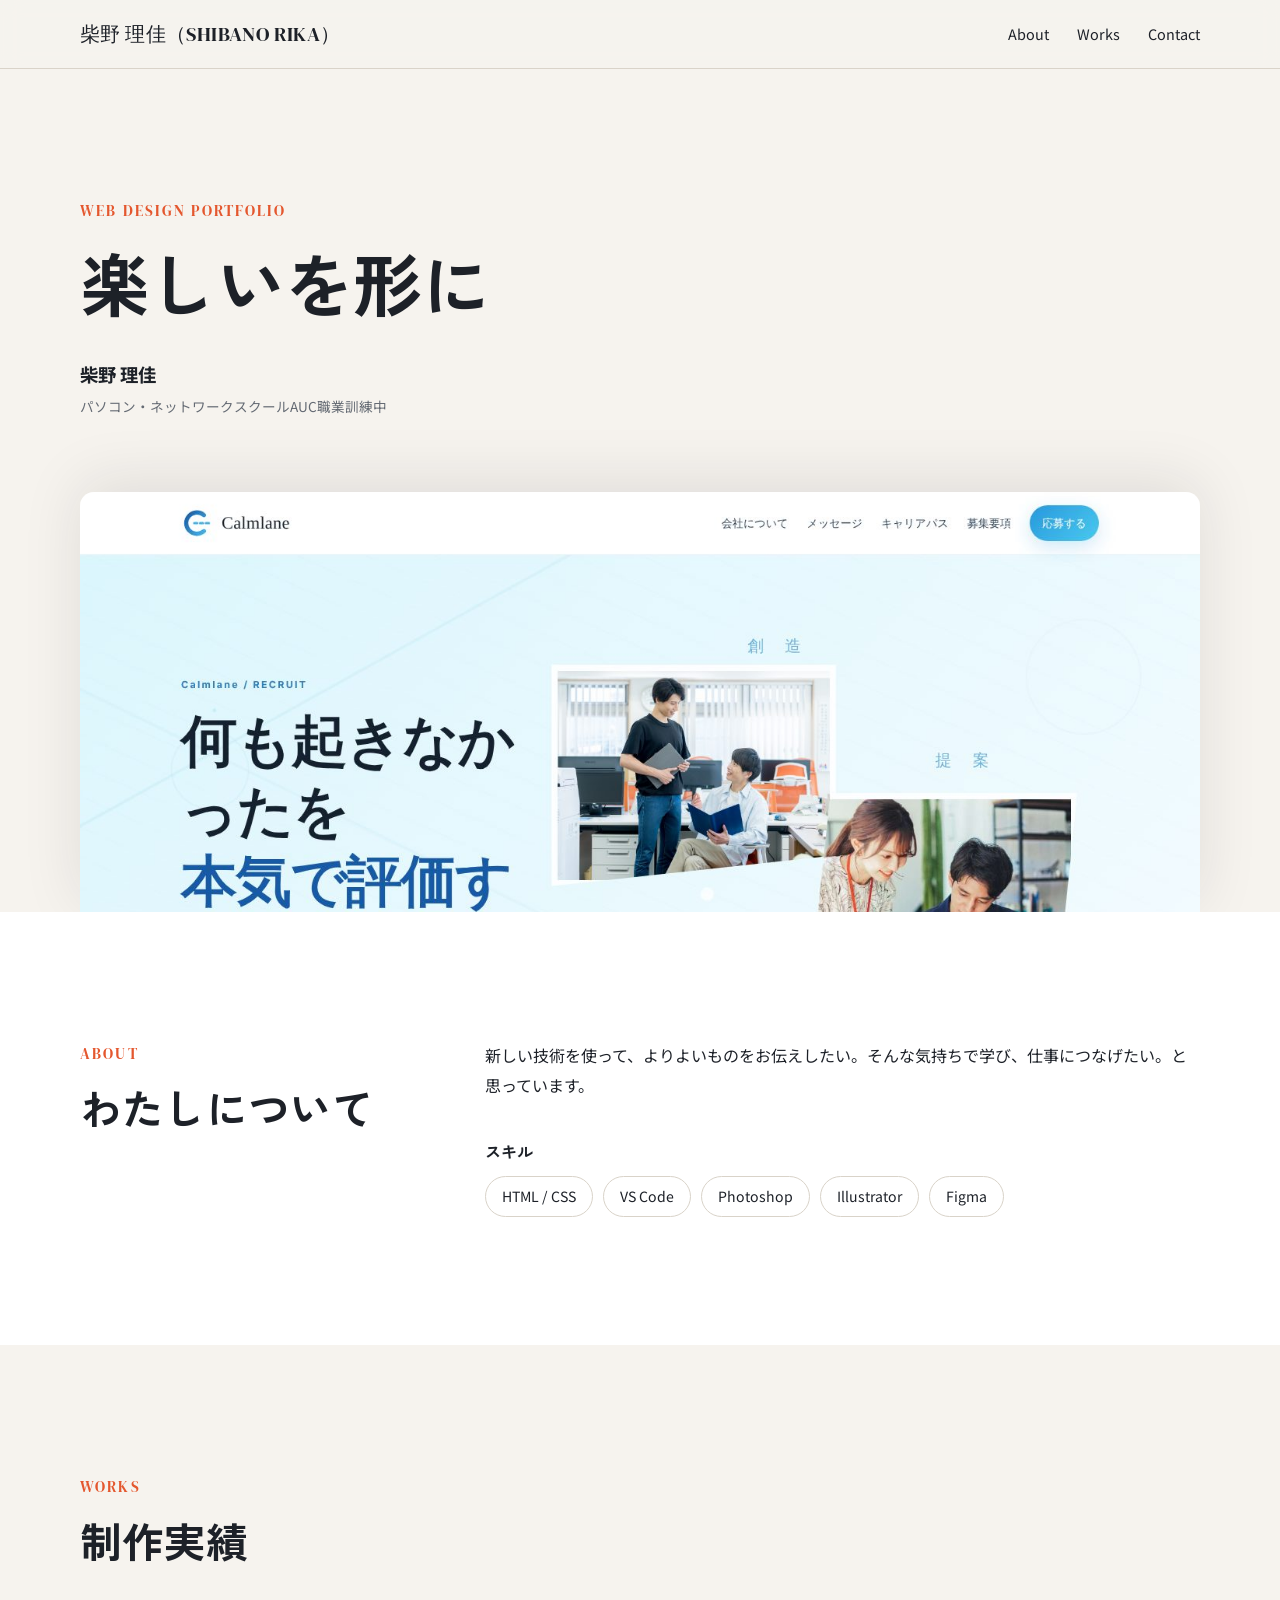
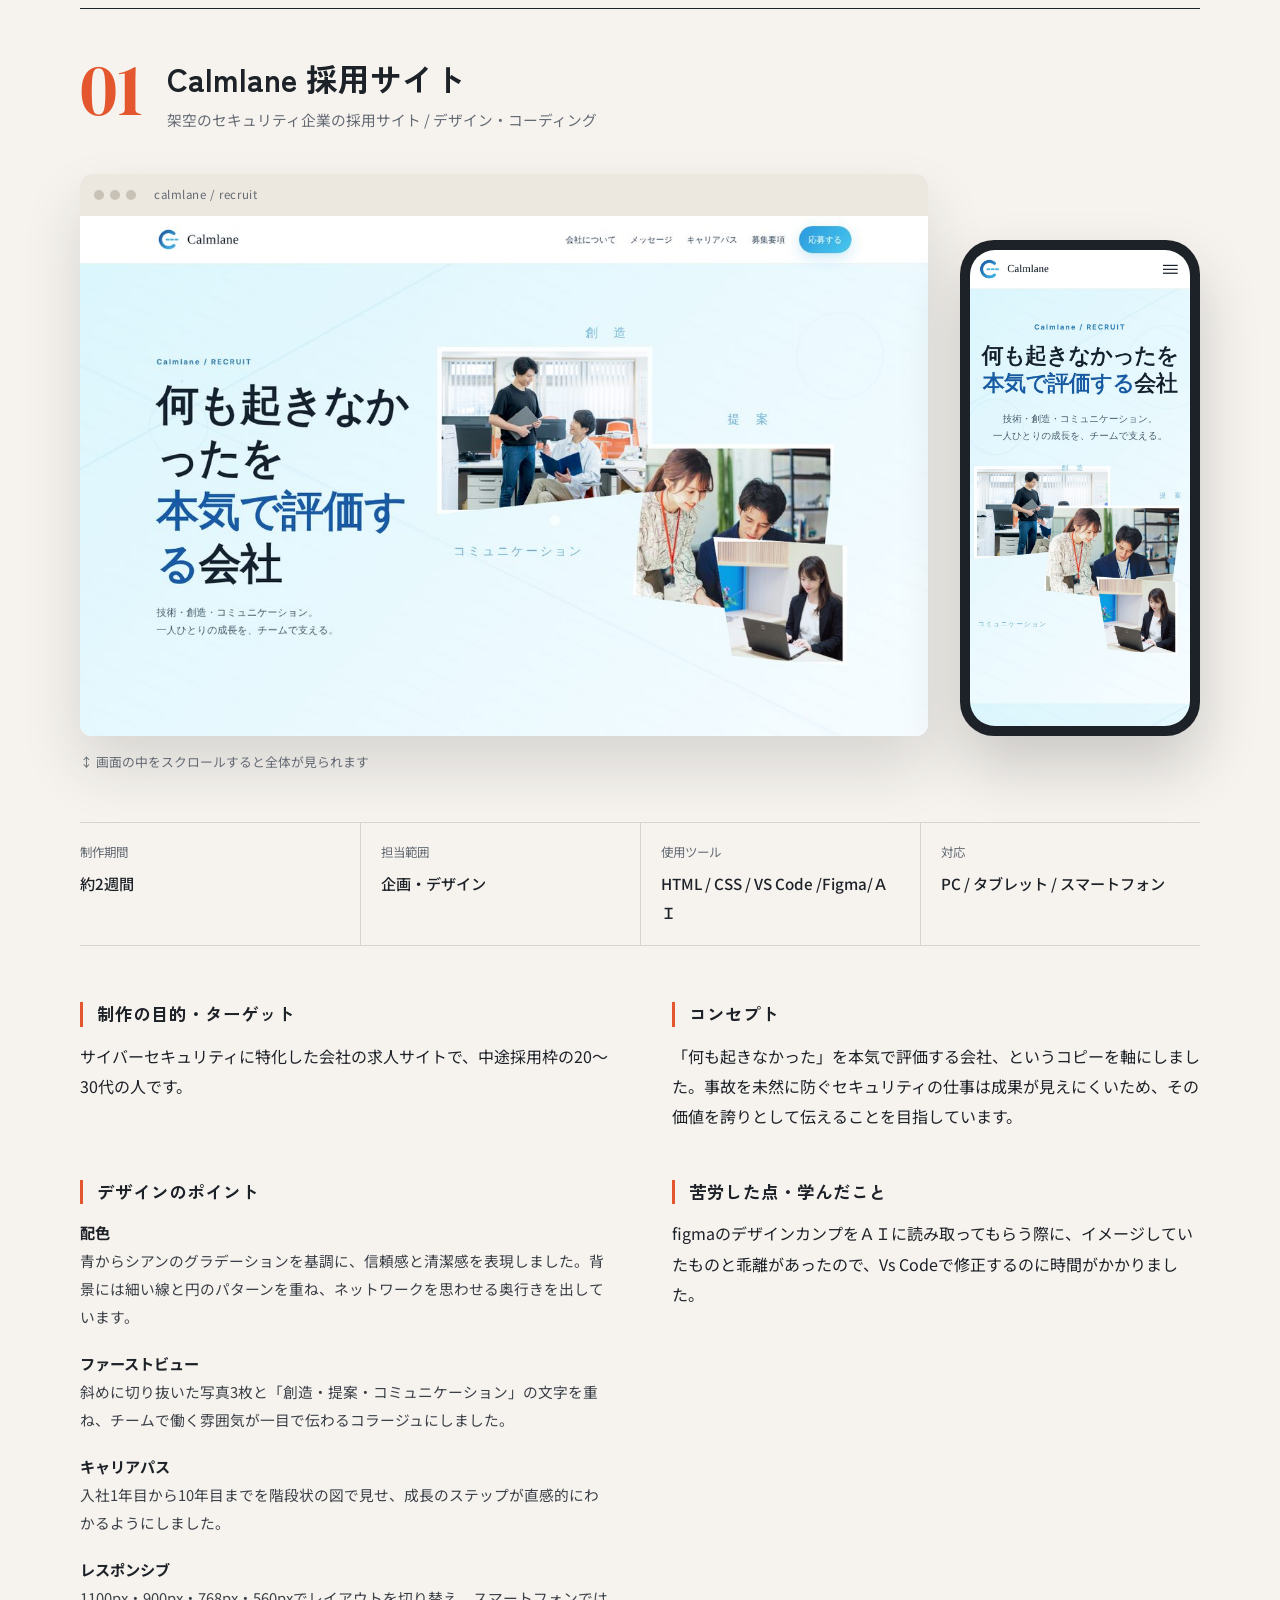
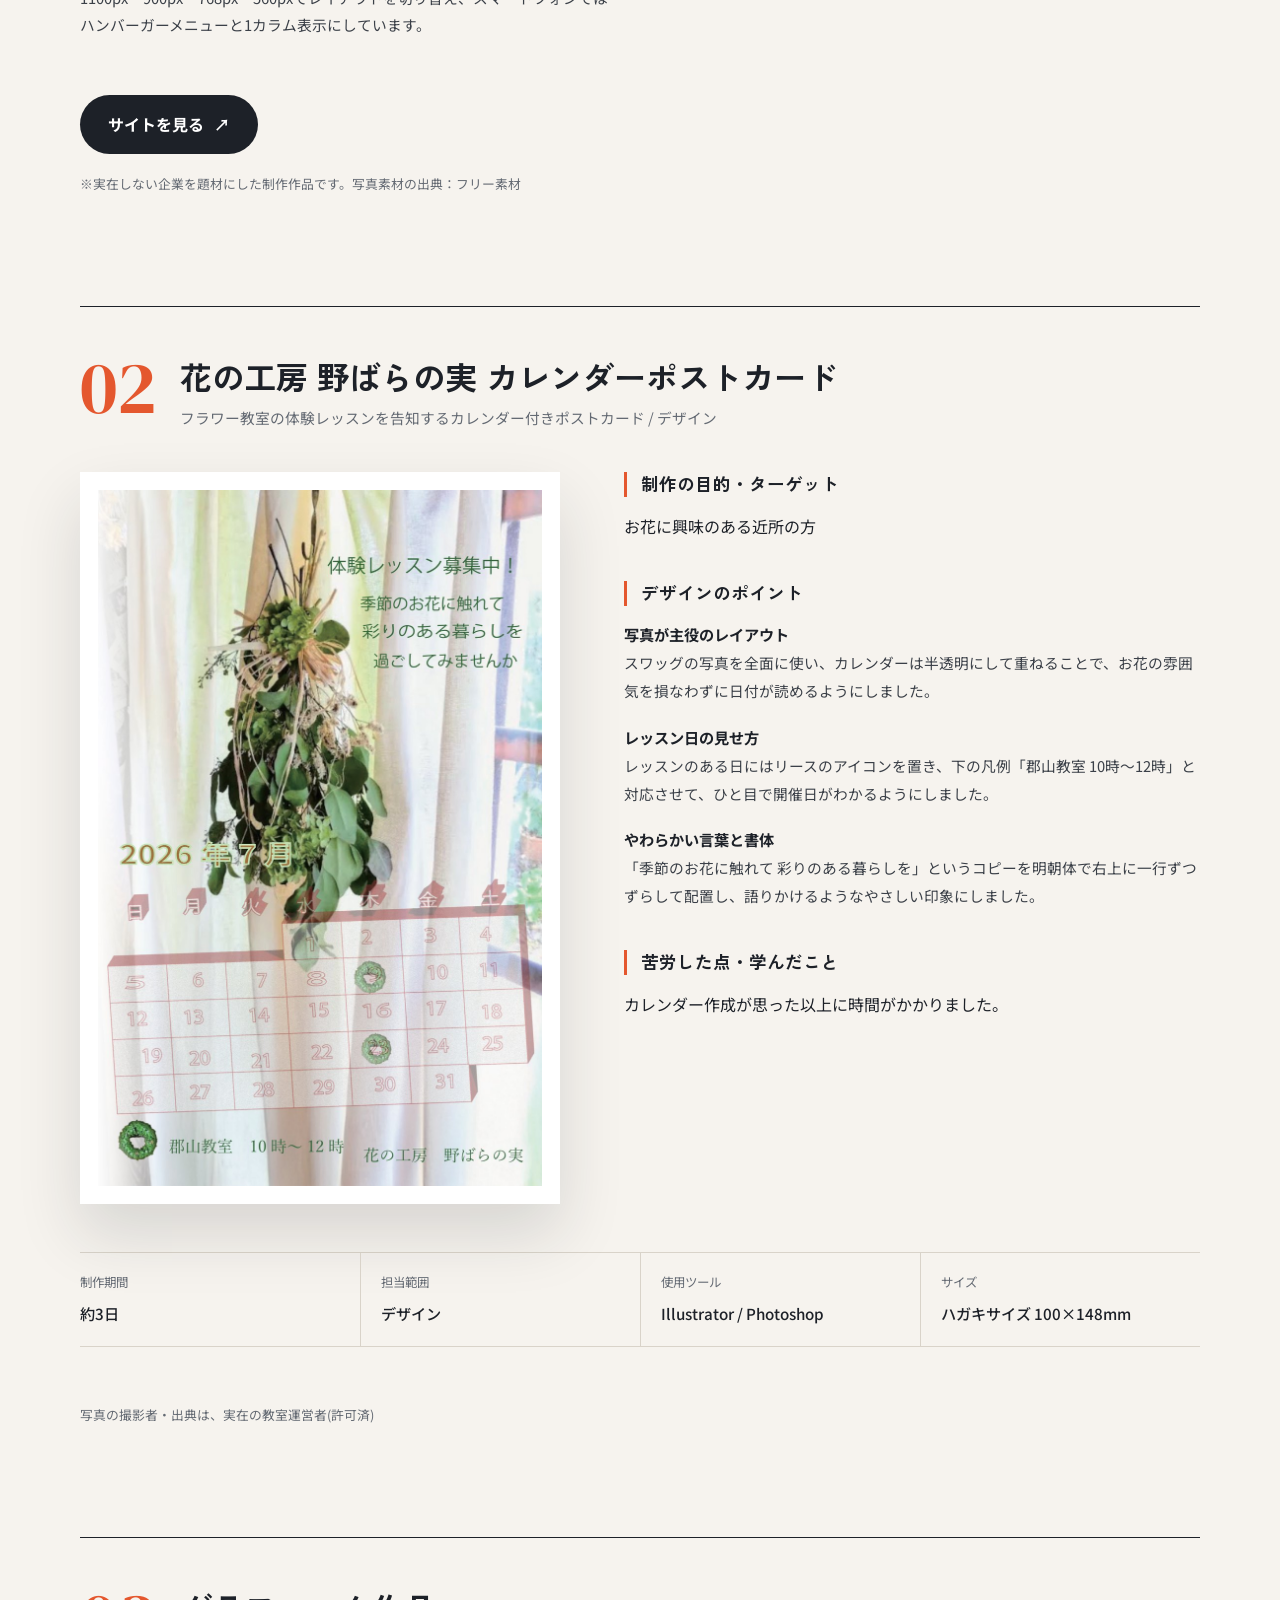
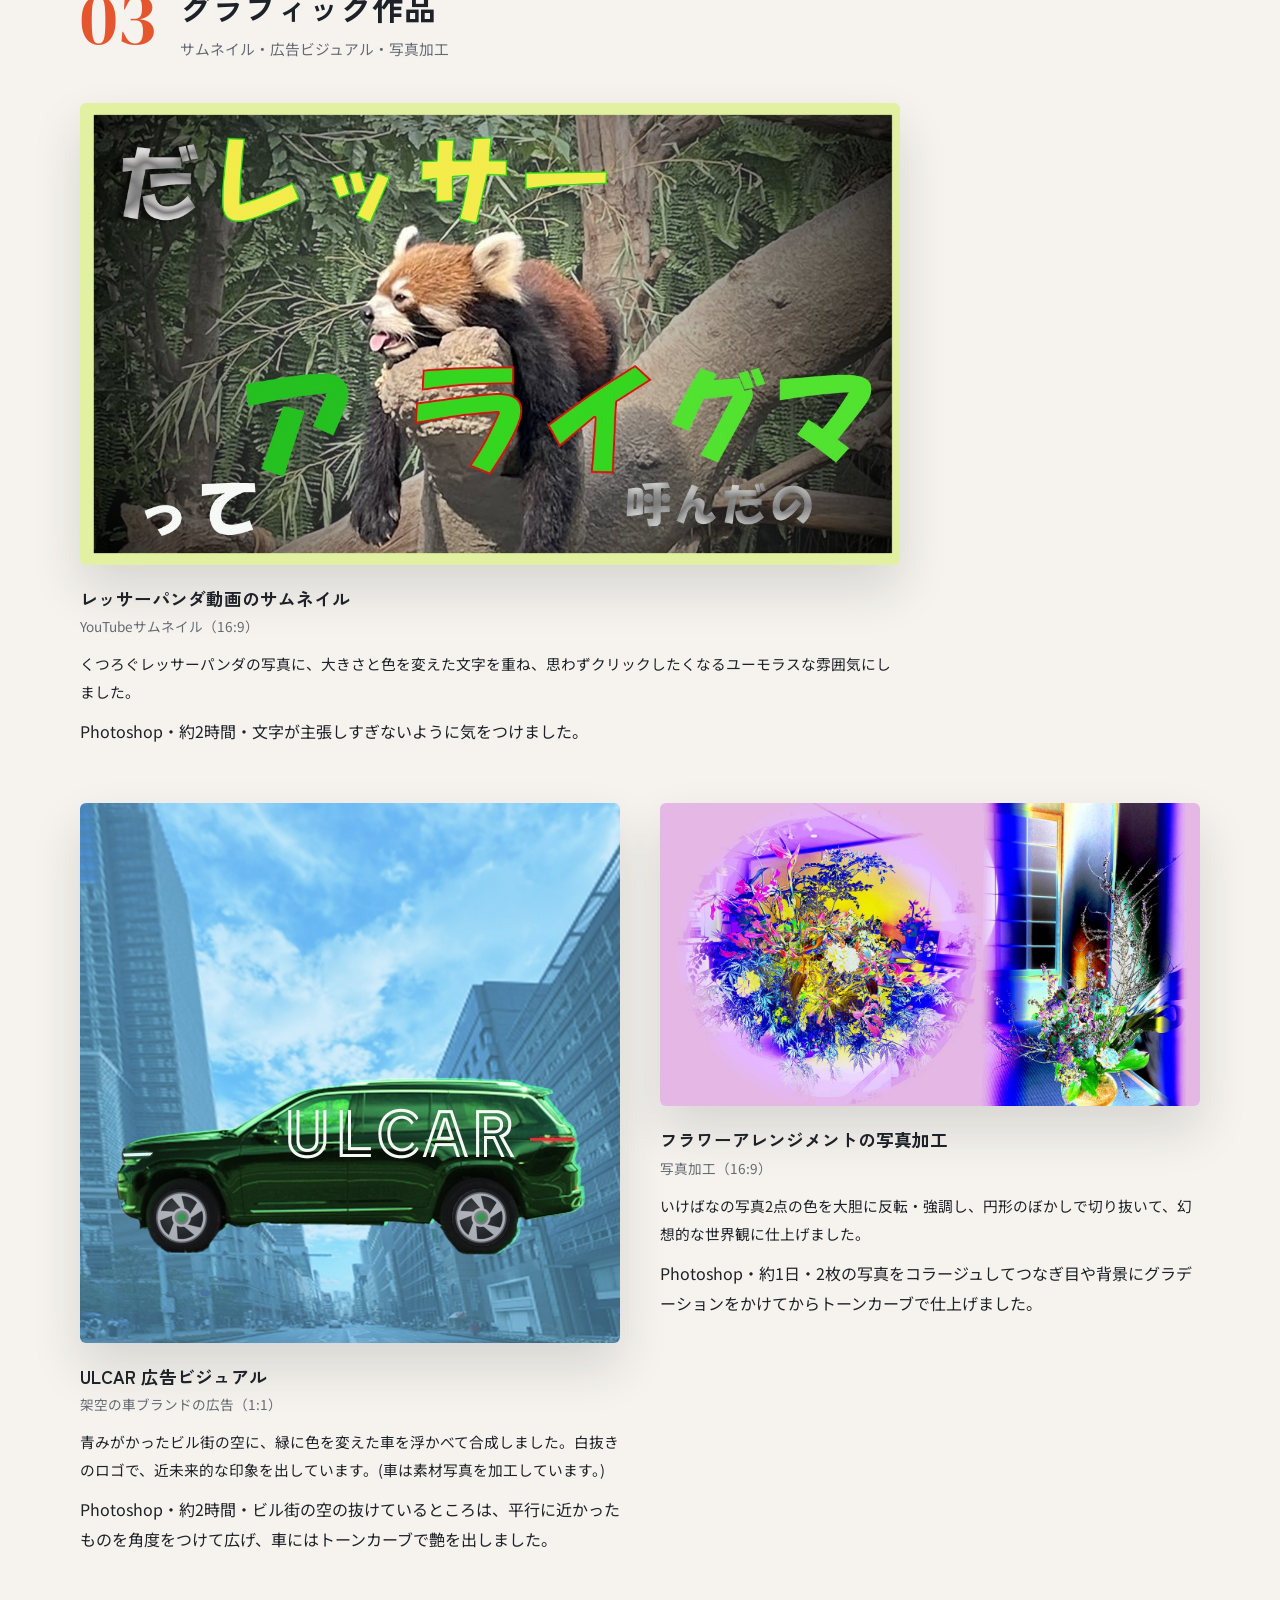
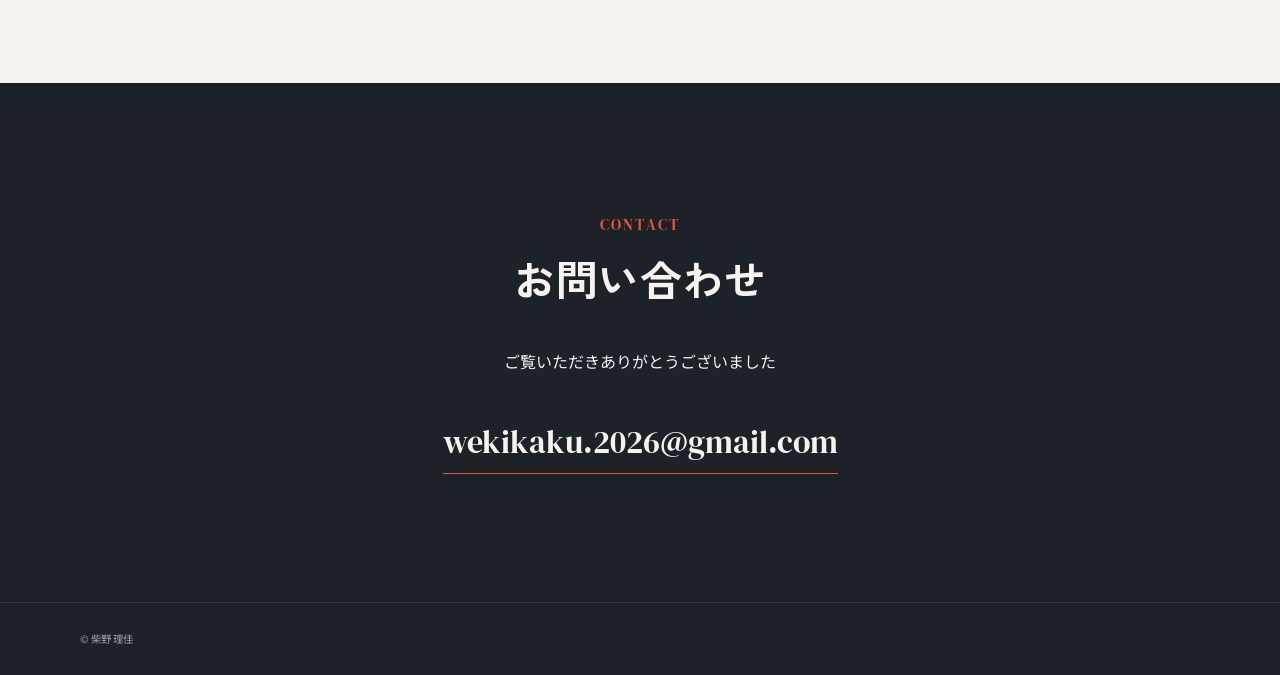
<file: index.html>
<!DOCTYPE html>
<html lang="ja">

<head>
  <meta charset="UTF-8">
  <meta name="viewport" content="width=device-width, initial-scale=1.0">
  <!-- ✎ 名前を入れてください -->
  <title>RIKA SHIBANO | Portfolio</title>
  <meta name="description" content="柴野 理佳のWebデザインポートフォリオ">
  <link rel="preconnect" href="https://fonts.googleapis.com">
  <link rel="preconnect" href="https://fonts.gstatic.com" crossorigin>
  <link
    href="https://fonts.googleapis.com/css2?family=Noto+Sans+JP:wght@400;500;700&family=Zen+Kaku+Gothic+New:wght@500;700&family=DM+Serif+Display&display=swap"
    rel="stylesheet">
  <link rel="stylesheet" href="style.css">
</head>

<!--
  ===========================================================
  編集のしかた
  ・黄色い点線で囲まれた【 】の部分は、あなたが書き込む場所です。
  ・「下書き」と書かれた文章は、Claudeが作品から読み取って書いた叩き台です。
    自分の言葉に書き換えてください。
  ・すべて書き終えたら、<body class="draft"> の class="draft" を消すと
    黄色い枠と「下書き」ラベルが消え、提出用の見た目になります。
  ===========================================================
-->

<!-- <body class="draft"> -->
<body>
  <header class="header">
    <div class="wrap header-inner">
      <a class="logo" href="#top"><span class="fill">柴野 理佳（SHIBANO RIKA）</span></a>
      <nav class="nav">
        <a href="#about">About</a>
        <a href="#works">Works</a>
        <a href="#contact">Contact</a>
      </nav>
    </div>
  </header>

  <main id="top">

    <!-- ===== HERO ===== -->
    <section class="hero">
      <div class="wrap">
        <p class="kicker">WEB DESIGN PORTFOLIO</p>
        <h1 class="hero-title">
          <!-- ✎ 自分を表すキャッチコピー（例の形だけ残しています） -->
          <span class="fill">楽しいを形に</span>
        </h1>
        <p class="hero-name">
          <span class="fill">柴野 理佳</span>
          <small><span class="fill">パソコン・ネットワークスクールAUC職業訓練中</span></small>
        </p>
      </div>
      <div class="hero-visual" aria-hidden="true">
        <img src="images/site-top.jpg" alt="">
      </div>
    </section>

    <!-- ===== ABOUT ===== -->
    <section id="about" class="about">
      <div class="wrap about-grid">
        <div>
          <p class="kicker">ABOUT</p>
          <h2>わたしについて</h2>
        </div>
        <div>
          <!-- ✎ 自己紹介：デザインを学んだきっかけ、大切にしていること、目指す仕事など -->
          <p class="fill block">新しい技術を使って、よりよいものをお伝えしたい。そんな気持ちで学び、仕事につなげたい。と思っています。</p>

          <h3 class="sub">スキル</h3>
          <!-- ✎ 使えるツールを足したり消したりしてください -->
          <ul class="skills">
            <li>HTML / CSS</li>
          
            <li>VS Code</li>
            <li>Photoshop</li>
            <li>Illustrator</li>
            <li>Figma</li>
          </ul>
        </div>
      </div>
    </section>

    <!-- ===== WORKS ===== -->
    <section id="works" class="works">
      <div class="wrap">
        <p class="kicker">WORKS</p>
        <h2>制作実績</h2>

        <!-- ---------- WORK 01 ---------- -->
        <article class="work">
          <header class="work-head">
            <span class="work-no">01</span>
            <div>
              <h3>Calmlane 採用サイト</h3>
              <p class="work-type">架空のセキュリティ企業の採用サイト / デザイン・コーディング</p>
            </div>
          </header>

          <div class="work-visual">
            <div class="browser" tabindex="0" aria-label="サイト全体のスクリーンショット（スクロールできます）">
              <div class="browser-bar"><i></i><i></i><i></i><span>calmlane / recruit</span></div>
              <div class="browser-body">
                <img src="images/site-full.jpg" alt="Calmlane 採用サイトのPC版 全体" loading="lazy">
              </div>
            </div>
            <div class="phone">
              <img src="images/site-sp.jpg" alt="Calmlane 採用サイトのスマートフォン版" loading="lazy">
            </div>
          </div>
          <p class="scroll-hint">↕ 画面の中をスクロールすると全体が見られます</p>

          <dl class="work-data">
            <div>
              <dt>制作期間</dt>
              <dd class="fill">約2週間</dd>
            </div>
            <div>
              <dt>担当範囲</dt>
              <dd class="fill">企画・デザイン</dd>
            </div>
            <div>
              <dt>使用ツール</dt>
              <dd>HTML / CSS / VS Code <span class="fill">/Figma/ＡＩ</span></dd>
            </div>
            <div>
              <dt>対応</dt>
              <dd>PC / タブレット / スマートフォン</dd>
            </div>
          </dl>

          <div class="work-text">
            <section>
              <h4>制作の目的・ターゲット</h4>
              <!-- ✎ 課題の内容、誰に向けたサイトか -->
              <p class="fill block">サイバーセキュリティに特化した会社の求人サイトで、中途採用枠の20～30代の人です。</p>
            </section>

            <section>
              <h4>コンセプト</h4>
              <p class="draft-text">「何も起きなかった」を本気で評価する会社、というコピーを軸にしました。事故を未然に防ぐセキュリティの仕事は成果が見えにくいため、その価値を誇りとして伝えることを目指しています。</p>
            </section>

            <section>
              <h4>デザインのポイント</h4>
              <ul class="points">
                <li>
                  <strong>配色</strong>
                  <span class="draft-text">青からシアンのグラデーションを基調に、信頼感と清潔感を表現しました。背景には細い線と円のパターンを重ね、ネットワークを思わせる奥行きを出しています。</span>
                </li>
                <li>
                  <strong>ファーストビュー</strong>
                  <span class="draft-text">斜めに切り抜いた写真3枚と「創造・提案・コミュニケーション」の文字を重ね、チームで働く雰囲気が一目で伝わるコラージュにしました。</span>
                </li>
                <li>
                  <strong>キャリアパス</strong>
                  <span class="draft-text">入社1年目から10年目までを階段状の図で見せ、成長のステップが直感的にわかるようにしました。</span>
                </li>
                <li>
                  <strong>レスポンシブ</strong>
                  <span class="draft-text">1100px・900px・768px・560pxでレイアウトを切り替え、スマートフォンではハンバーガーメニューと1カラム表示にしています。</span>
                </li>
              </ul>
            </section>

            <section>
              <h4>苦労した点・学んだこと</h4>
              <!-- ✎ 一番伝えたい部分です。自分の体験を書いてください -->
              <p class="fill block">figmaのデザインカンプをＡＩに読み取ってもらう際に、イメージしていたものと乖離があったので、Vs Codeで修正するのに時間がかかりました。</p>
            </section>
          </div>

          <a class="work-link" href="works/recruit-site/index.html" target="_blank" rel="noopener">サイトを見る <span>↗</span></a>
          <p class="note">※実在しない企業を題材にした制作作品です。<span class="fill">写真素材の出典：フリー素材</span></p>
        </article>

        <!-- ---------- WORK 02 ---------- -->
        <article class="work">
          <header class="work-head">
            <span class="work-no">02</span>
            <div>
              <h3>花の工房 野ばらの実 カレンダーポストカード</h3>
              <p class="work-type">フラワー教室の体験レッスンを告知するカレンダー付きポストカード / デザイン</p>
            </div>
          </header>

          <div class="work-visual work-visual--print">
            <div class="print">
              <img src="images/calendar.jpg" alt="2026年7月のレッスンカレンダー付きポストカード。スワッグの写真の上に半透明のカレンダーを重ねたデザイン" loading="lazy">
            </div>

            <div class="work-text work-text--side">
              <section>
                <h4>制作の目的・ターゲット</h4>
                <!-- ✎ 誰に向けて、何を伝えるためのカレンダーか -->
                <p class="fill block">お花に興味のある近所の方</p>
              </section>

              <section>
                <h4>デザインのポイント</h4>
                <ul class="points">
                  <li>
                    <strong>写真が主役のレイアウト</strong>
                    <span class="draft-text">スワッグの写真を全面に使い、カレンダーは半透明にして重ねることで、お花の雰囲気を損なわずに日付が読めるようにしました。</span>
                  </li>
                  <li>
                    <strong>レッスン日の見せ方</strong>
                    <span class="draft-text">レッスンのある日にはリースのアイコンを置き、下の凡例「郡山教室 10時〜12時」と対応させて、ひと目で開催日がわかるようにしました。</span>
                  </li>
                  <li>
                    <strong>やわらかい言葉と書体</strong>
                    <span class="draft-text">「季節のお花に触れて 彩りのある暮らしを」というコピーを明朝体で右上に一行ずつずらして配置し、語りかけるようなやさしい印象にしました。</span>
                  </li>
                </ul>
              </section>

              <section>
                <h4>苦労した点・学んだこと</h4>
                <p class="fill block">カレンダー作成が思った以上に時間がかかりました。</p>
              </section>
            </div>
          </div>

          <dl class="work-data">
            <div>
              <dt>制作期間</dt>
              <dd class="fill">約3日</dd>
            </div>
            <div>
              <dt>担当範囲</dt>
              <dd class="fill">デザイン</dd>
            </div>
            <div>
              <dt>使用ツール</dt>
              <dd class="fill">Illustrator / Photoshop</dd>
            </div>
            <div>
              <dt>サイズ</dt>
              <dd class="fill">ハガキサイズ 100×148mm</dd>
            </div>
          </dl>
          <p class="note"><span class="fill">写真の撮影者・出典は、実在の教室運営者(許可済)</span></p>
        </article>

        <!-- ---------- WORK 03 ---------- -->
        <article class="work">
          <header class="work-head">
            <span class="work-no">03</span>
            <div>
              <h3>グラフィック作品</h3>
              <p class="work-type">サムネイル・広告ビジュアル・写真加工</p>
            </div>
          </header>

          <div class="gallery">
            <figure class="g-card g-card--wide">
              <div class="g-img"><img src="images/g-thumbnail.jpg" alt="木の上でくつろぐレッサーパンダの写真に、大きな文字を重ねた動画サムネイル" loading="lazy"></div>
              <figcaption>
                <h4>レッサーパンダ動画のサムネイル</h4>
                <p class="g-type">YouTubeサムネイル（16:9）</p>
                <p class="draft-text">くつろぐレッサーパンダの写真に、大きさと色を変えた文字を重ね、思わずクリックしたくなるユーモラスな雰囲気にしました。</p>
                <!-- ✎ 工夫した点などを自分の言葉で -->
                <p class="fill block">Photoshop・約2時間・文字が主張しすぎないように気をつけました。</p>
              </figcaption>
            </figure>
            <figure class="g-card">
              <div class="g-img"><img src="images/g-ulcar.jpg" alt="ビル街の空に浮かぶ緑の車に「ULCAR」の文字を入れた広告ビジュアル" loading="lazy"></div>
              <figcaption>
                <h4>ULCAR 広告ビジュアル</h4>
                <p class="g-type">架空の車ブランドの広告（1:1）</p>
                <p class="draft-text">青みがかったビル街の空に、緑に色を変えた車を浮かべて合成しました。白抜きのロゴで、近未来的な印象を出しています。(車は素材写真を加工しています。)
                  
                </p>
                <!-- ✎ 工夫した点などを自分の言葉で -->
                <p class="fill block">Photoshop・約2時間・ビル街の空の抜けているところは、平行に近かったものを角度をつけて広げ、車にはトーンカーブで艶を出しました。</p>
              </figcaption>
            </figure>
            <figure class="g-card">
              <div class="g-img"><img src="images/g-flowers.jpg" alt="色を大きく変えたフラワーアレンジメントの写真2点を並べた作品" loading="lazy"></div>
              <figcaption>
                <h4>フラワーアレンジメントの写真加工</h4>
                <p class="g-type">写真加工（16:9）</p>
                <p class="draft-text">いけばなの写真2点の色を大胆に反転・強調し、円形のぼかしで切り抜いて、幻想的な世界観に仕上げました。</p>
                <!-- ✎ 工夫した点などを自分の言葉で -->
                <p class="fill block">Photoshop・約1日・2枚の写真をコラージュしてつなぎ目や背景にグラデーションをかけてからトーンカーブで仕上げました。</p>
              </figcaption>
            </figure>
          </div>
        </article>

        <!-- 作品が増えたら、上の article をまるごとコピーして番号を 04 にしてください -->
      </div>
    </section>

    <!-- ===== CONTACT ===== -->
    <section id="contact" class="contact">
      <div class="wrap">
        <p class="kicker">CONTACT</p>
        <h2>お問い合わせ</h2>
        <!-- ✎ 締めのひとこと -->
        <p class="fill block">ご覧いただきありがとうございました</p>
        <a class="mail" href="mailto:wekikaku.2026@gmail.com"><span class="fill">wekikaku.2026@gmail.com</span></a>
      </div>
    </section>

  </main>

  <footer class="footer">
    <div class="wrap">
      <small>© <span class="fill">柴野 理佳</span></small>
    </div>
  </footer>

</body>

</html>
</file>
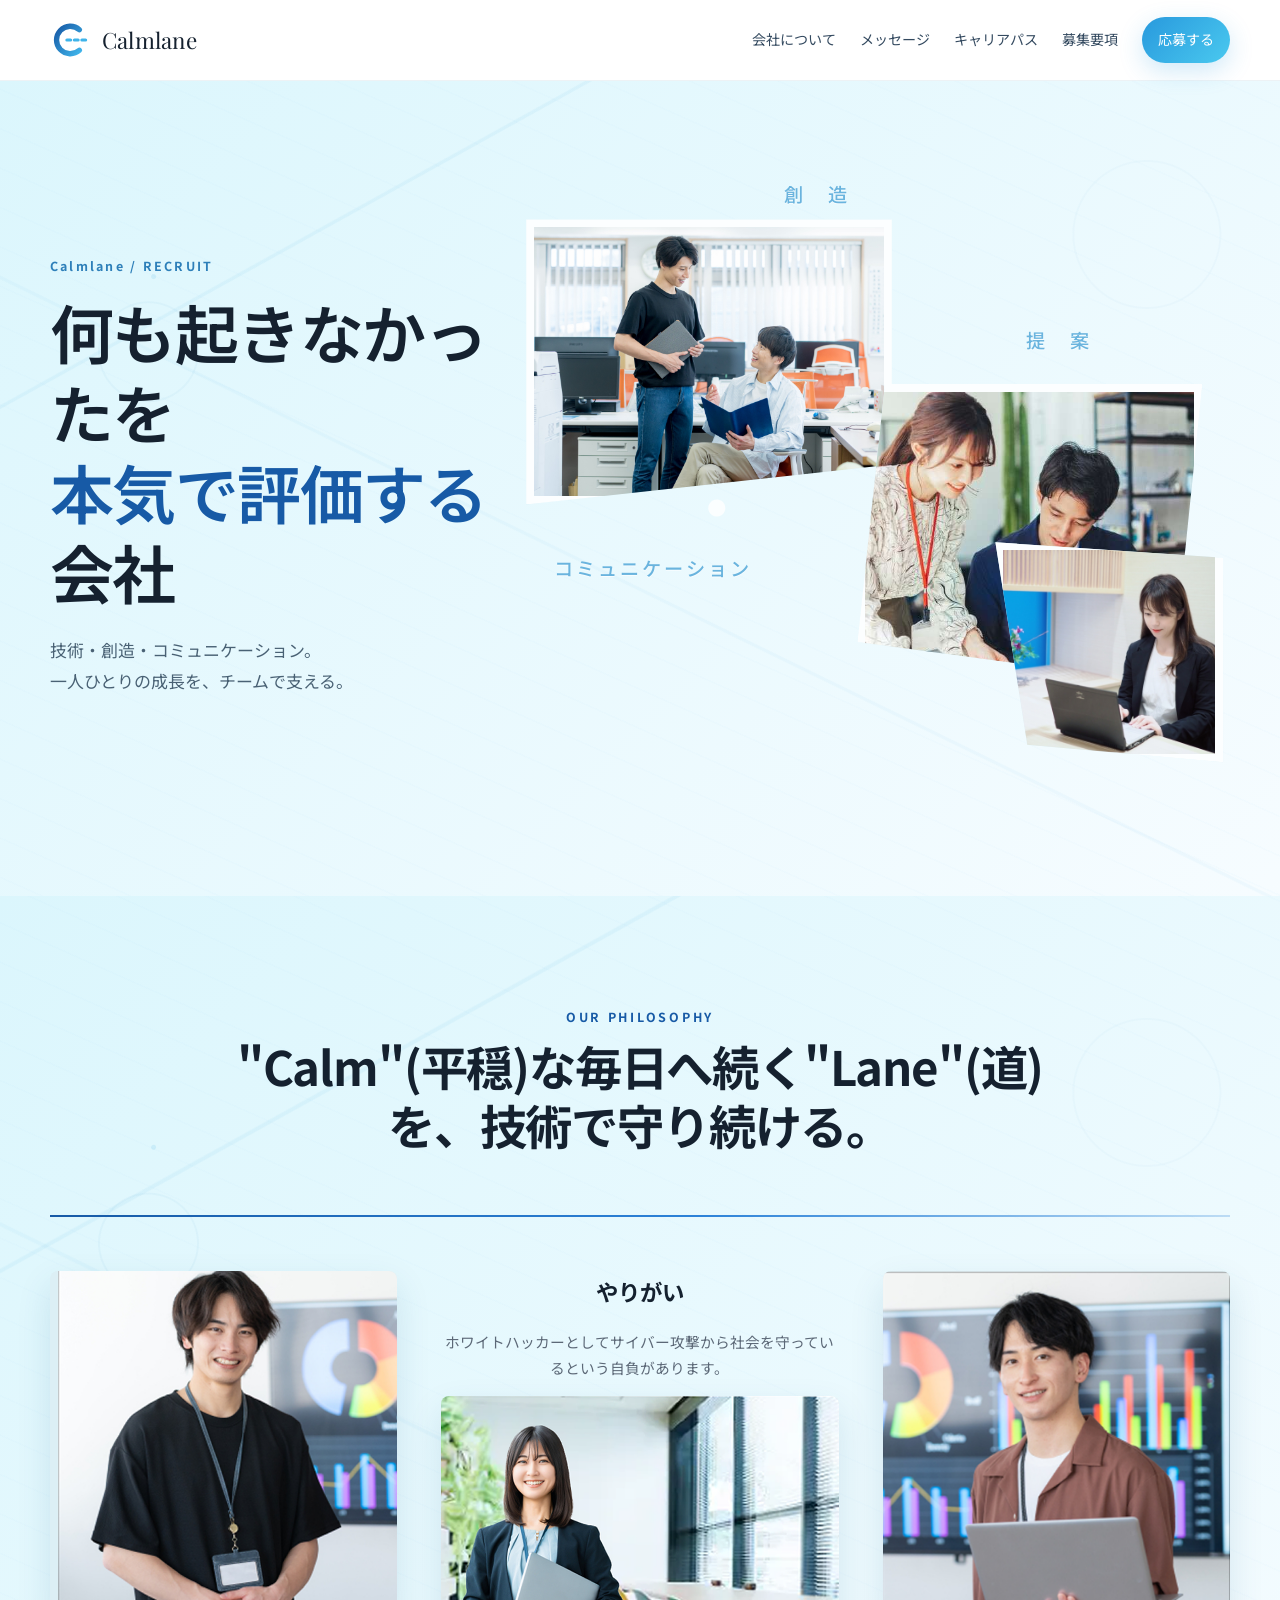
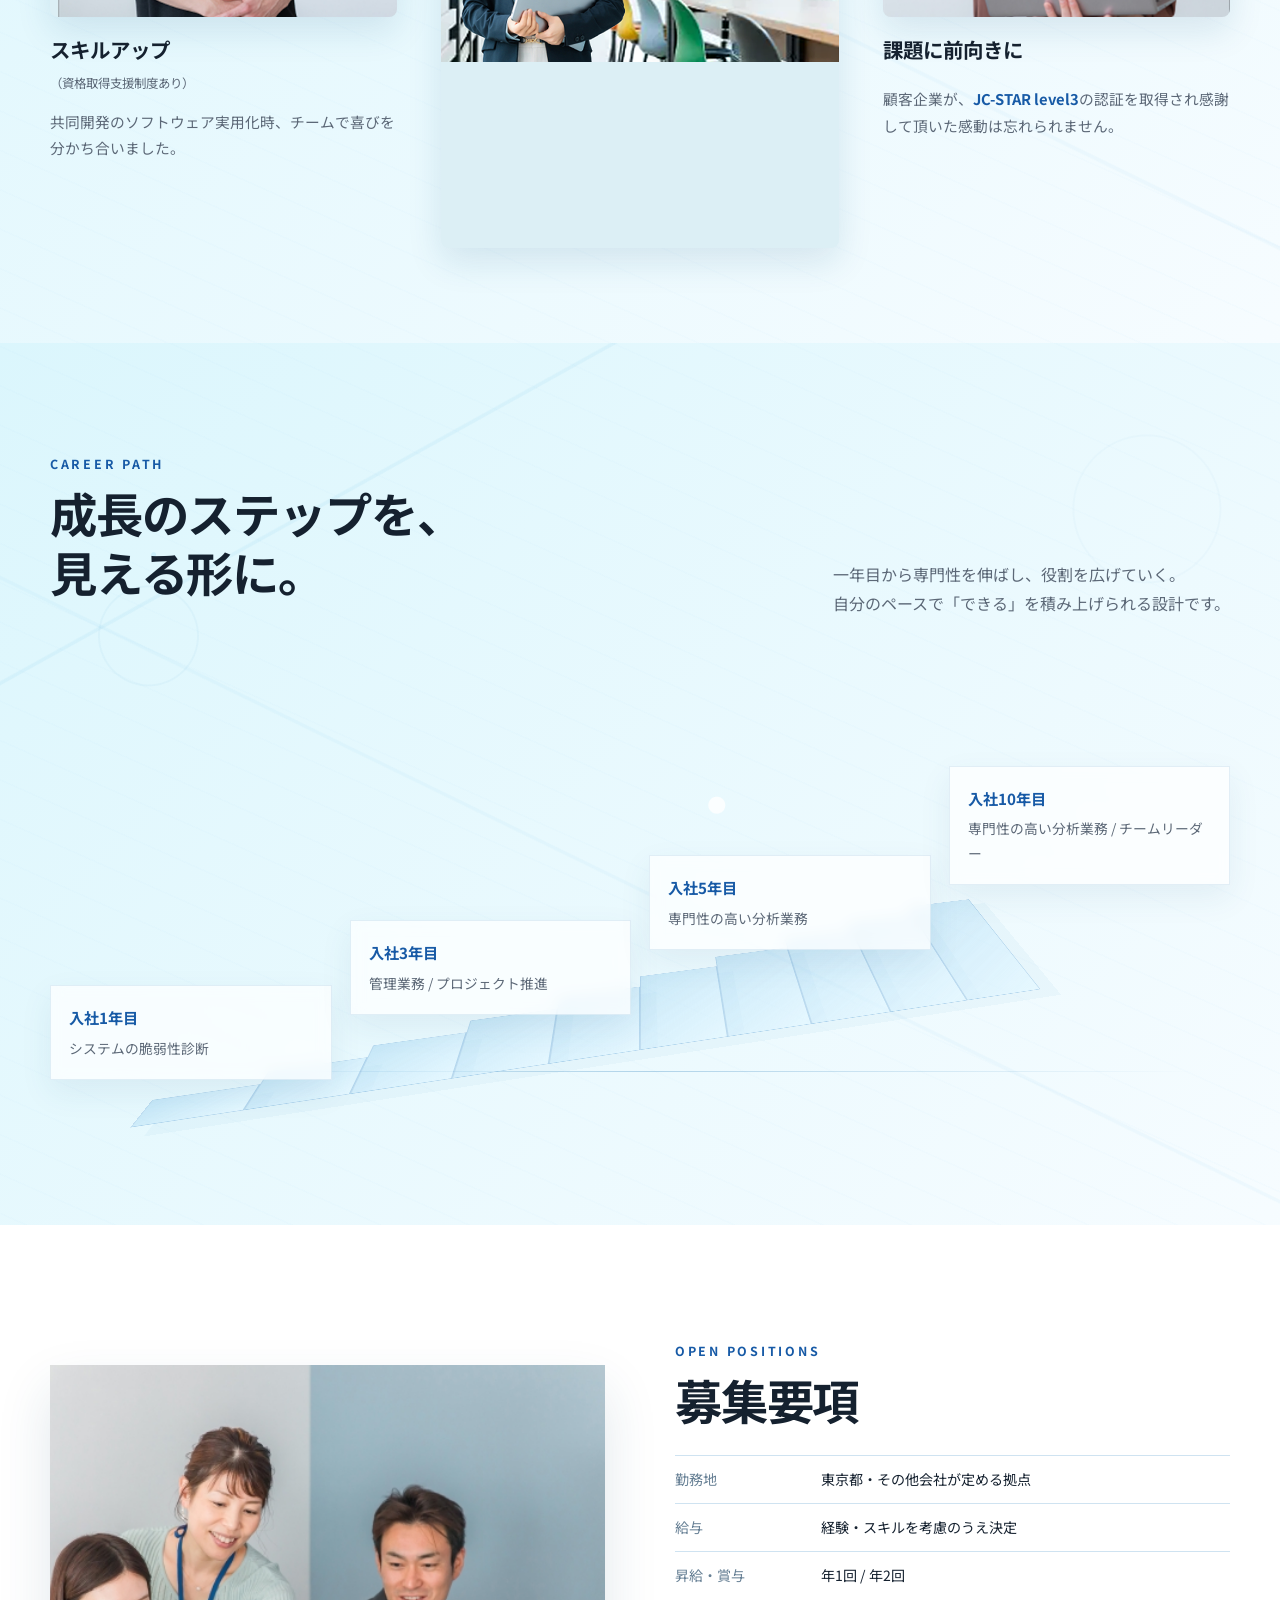
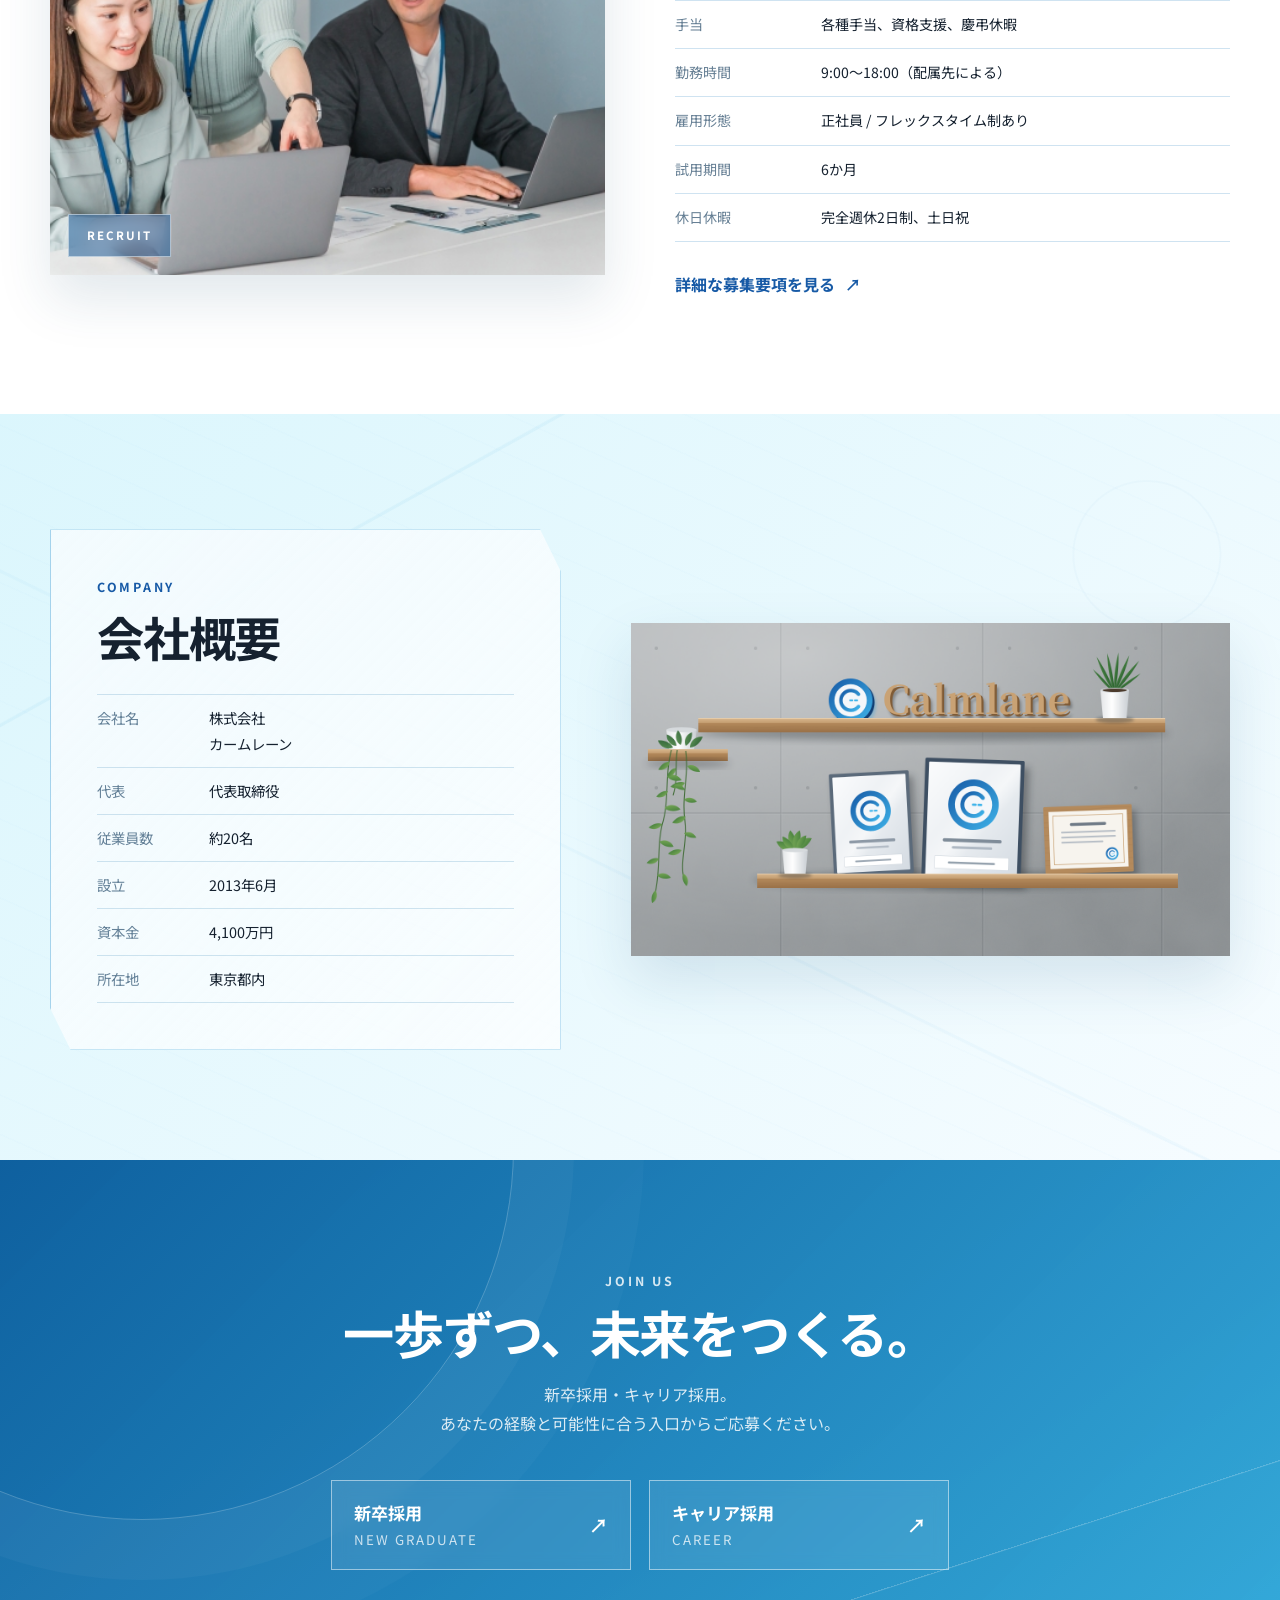
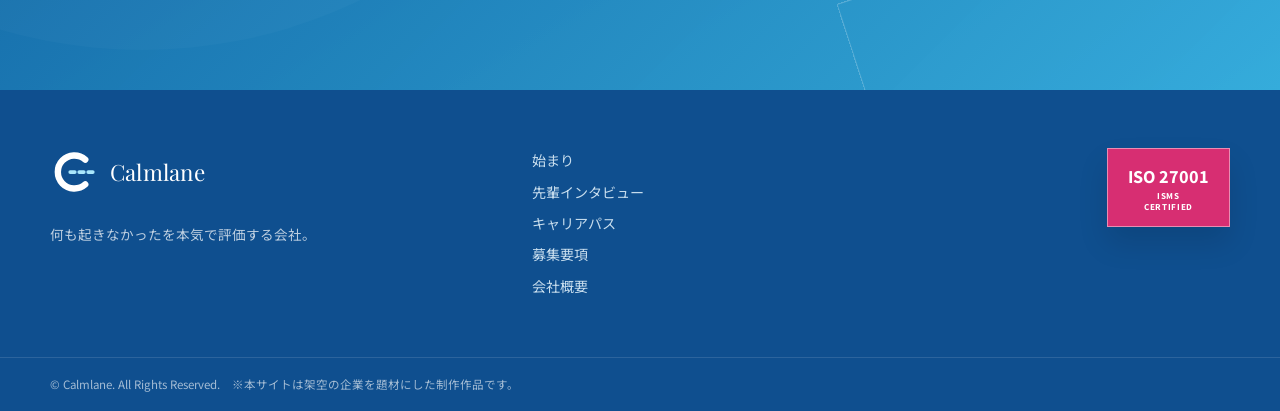
<file: works/recruit-site/index.html>
<!DOCTYPE html>
<html lang="ja">

<head>
  <meta charset="UTF-8">
  <meta name="viewport" content="width=device-width, initial-scale=1.0">
  <meta name="description" content="Calmlane 採用サイト（架空企業・制作作品）">
  <title>Calmlane | 採用サイト</title>
  <link rel="preconnect" href="https://fonts.googleapis.com">
  <link rel="preconnect" href="https://fonts.gstatic.com" crossorigin>
  <link
    href="https://fonts.googleapis.com/css2?family=Noto+Sans+JP:wght@400;500;600;700&family=Playfair+Display:wght@600&display=swap"
    rel="stylesheet">
  <link rel="stylesheet" href="style.css">
</head>

<body>
  <header class="site-header">
    <div class="container header-inner">
      <a class="brand" id="logo" href="#top" aria-label="Calmlane">
        <img src="images/logo.svg" alt="" class="brand-logo">
        <span class="brand-name">Calmlane</span>
      </a>

      <button class="menu-button" type="button" aria-label="メニューを開く" aria-expanded="false">
        <span></span><span></span><span></span>
      </button>

      <nav class="global-nav">
        <a href="#about">会社について</a>
        <a href="#message">メッセージ</a>
        <a href="#career">キャリアパス</a>
        <a href="#jobs">募集要項</a>
        <a class="nav-cta" href="#entry">応募する</a>
      </nav>
    </div>
  </header>

  <main id="top">

    <section class="hero section-pattern">
      <div class="container hero-inner">
        <div class="hero-copy">
          <p class="eyebrow">Calmlane / RECRUIT</p>
          <h1>
            何も起きなかったを<br>
            <em>本気で評価する</em>会社
          </h1>
          <p class="hero-lead">
            技術・創造・コミュニケーション。<br>
            一人ひとりの成長を、チームで支える。
          </p>
        </div>

        <div class="hero-collage" aria-label="Calmlane のイメージ">
          <div class="hero-photo hero-photo--left">
            <img src="images/img3.png" alt="仕事中のメンバー">
          </div>
          <div class="hero-photo hero-photo--center">
            <img src="images/img17.png" alt="チームで相談するメンバー">
          </div>
          <div class="hero-photo hero-photo--right">
            <img src="images/img2.png" alt="オフィスで働くメンバー">
          </div>

          <span class="collage-label collage-label--create">創　造</span>
          <span class="collage-label collage-label--solve">提　案</span>
          <span class="collage-label collage-label--communication">コミュニケーション</span>
        </div>
      </div>
    </section>

    <section id="message" class="intro section-pattern">
      <div class="container">
        <div class="intro-title">
          <p class="section-kicker">OUR PHILOSOPHY</p>
          <!-- ✎ 社名の由来に合わせた理念文です。自由に書き換えてください -->
          <h2>"Calm"(平穏)な毎日へ続く"Lane"(道)を、<br class="sp-only">技術で守り続ける。</h2>
        </div>

        <div class="intro-divider" aria-hidden="true"></div>

        <div class="philosophy-grid">
          <article class="phil-card">
            <div class="phil-photo">
              <img src="images/img14.png" alt="メンバー">
            </div>
            <div class="phil-head">
              <h3>スキルアップ</h3>
              <p class="phil-sub">（資格取得支援制度あり）</p>
            </div>
            <p>共同開発のソフトウェア実用化時、チームで喜びを分かち合いました。</p>
          </article>

          <article class="phil-card phil-card--center">
            <div class="phil-head">
              <h3>やりがい</h3>
            </div>
            <p>ホワイトハッカーとしてサイバー攻撃から社会を守っているという自負があります。</p>
            <div class="phil-photo phil-photo--center">
              <img src="images/text21.png" alt="メンバー">
            </div>
          </article>

          <article class="phil-card">
            <div class="phil-photo">
              <img src="images/img13.png" alt="メンバー">
            </div>
            <div class="phil-head">
              <h3>課題に前向きに</h3>
            </div>
            <p>顧客企業が、<strong>JC-STAR level3</strong>の認証を取得され感謝して頂いた感動は忘れられません。</p>
          </article>
        </div>

        <div class="value-grid">
          <article class="value-card">
            <div class="portrait portrait--sm">
              <img src="images/img14.png" alt="メンバー">
            </div>
            <div>
              <p class="value-index">01</p>
              <h3>スキルアップ</h3>
              <p>
                共同開発のソフトウェア実用化時、チームで喜びを分かち合いました。
              </p>
            </div>
          </article>

          <article class="value-card value-card--featured">
            <div class="value-art">
              <img src="images/text21.png" alt="メンバー">
            </div>
            <div>
              <p class="value-index">02</p>
              <h3>やりがい</h3>
              <p>
                ホワイトハッカーとしてサイバー攻撃から社会を守っているという自負があります。
              </p>
            </div>
          </article>

          <article class="value-card">
            <div class="portrait portrait--sm">
              <img src="images/img13.png" alt="メンバー">

            </div>
            <div>
              <p class="value-index">03</p>
              <h3>課題に前向きに</h3>

              <p>顧客企業が、<strong>JC-STAR level3</strong>の認証を取得され感謝して頂いた感動は忘れられません。
              </p>
            </div>
          </article>
        </div>
      </div>
    </section>

    <section id="career" class="career section-pattern">
      <div class="container">
        <div class="section-heading section-heading--split">
          <div>
            <p class="section-kicker">CAREER PATH</p>
            <h2>成長のステップを、<br>見える形に。</h2>
          </div>
          <p class="section-heading-text">
            一年目から専門性を伸ばし、役割を広げていく。<br>
            自分のペースで「できる」を積み上げられる設計です。
          </p>
        </div>

        <div class="career-map">
          <div class="career-stairs" aria-hidden="true">
            <span></span><span></span><span></span><span></span><span></span>
            <span></span><span></span><span></span><span></span><span></span>
          </div>

          <ol class="career-list">
            <li>
              <strong>入社1年目</strong>
              <span>システムの脆弱性診断</span>
            </li>
            <li>
              <strong>入社3年目</strong>
              <span>管理業務 / プロジェクト推進</span>
            </li>
            <li>
              <strong>入社5年目</strong>
              <span>専門性の高い分析業務</span>
            </li>
            <li>
              <strong>入社10年目</strong>
              <span>専門性の高い分析業務 / チームリーダー</span>
            </li>
          </ol>
        </div>
      </div>
    </section>

    <section id="jobs" class="jobs">
      <div class="container jobs-grid">
        <div class="jobs-photo">
          <img src="images/img12.png" alt="チームで働く様子">
          <span class="photo-badge">RECRUIT</span>
        </div>

        <div class="jobs-content">
          <div class="section-heading">
            <p class="section-kicker">OPEN POSITIONS</p>
            <h2>募集要項</h2>
          </div>

          <dl class="job-table">
            <div>
              <dt>勤務地</dt>
              <dd>東京都・その他会社が定める拠点</dd>
            </div>
            <div>
              <dt>給与</dt>
              <dd>経験・スキルを考慮のうえ決定</dd>
            </div>
            <div>
              <dt>昇給・賞与</dt>
              <dd>年1回 / 年2回</dd>
            </div>
            <div>
              <dt>手当</dt>
              <dd>各種手当、資格支援、慶弔休暇</dd>
            </div>
            <div>
              <dt>勤務時間</dt>
              <dd>9:00〜18:00（配属先による）</dd>
            </div>
            <div>
              <dt>雇用形態</dt>
              <dd>正社員 / フレックスタイム制あり</dd>
            </div>
            <div>
              <dt>試用期間</dt>
              <dd>6か月</dd>
            </div>
            <div>
              <dt>休日休暇</dt>
              <dd>完全週休2日制、土日祝</dd>
            </div>
          </dl>

          <a class="text-link" href="#entry">詳細な募集要項を見る <span>↗</span></a>
        </div>
      </div>
    </section>

    <section id="about" class="company section-pattern">
      <div class="container">
        <div class="company-grid">
          <div class="company-box">
            <p class="section-kicker">COMPANY</p>
            <h2>会社概要</h2>

            <dl class="company-data">
              <div>
                <dt>会社名</dt>
                <dd>株式会社<br>カームレーン</dd>
              </div>
              <div>
                <dt>代表</dt>
                <dd>代表取締役</dd>
              </div>
              <div>
                <dt>従業員数</dt>
                <dd>約20名</dd>
              </div>
              <div>
                <dt>設立</dt>
                <dd>2013年6月</dd>
              </div>
              <div>
                <dt>資本金</dt>
                <dd>4,100万円</dd>
              </div>
              <div>
                <dt>所在地</dt>
                <dd>東京都内</dd>
              </div>
            </dl>
          </div>

          <div class="company-photo">
            <img src="images/img10.png" alt="Calmlane のオフィス">
          </div>
        </div>
      </div>
    </section>

    <section id="entry" class="entry">
      <div class="container entry-inner">
        <p class="section-kicker">JOIN US</p>
        <h2>一歩ずつ、未来をつくる。</h2>
        <p>
          新卒採用・キャリア採用。<br>
          あなたの経験と可能性に合う入口からご応募ください。
        </p>

        <div class="entry-buttons">
          <a class="entry-button" href="#entry">
            <span>新卒採用</span>
            <small>NEW GRADUATE</small>
            <b>↗</b>
          </a>
          <a class="entry-button" href="#entry">
            <span>キャリア採用</span>
            <small>CAREER</small>
            <b>↗</b>
          </a>
        </div>
      </div>
    </section>

  </main>

  <footer class="site-footer">
    <div class="container footer-grid">
      <div>
        <a class="brand brand--footer" href="#top">
          <span class="brand-logo">
            <img src="images/logo-white.svg" alt="">
          </span>
          <span class="brand-name">Calmlane</span>
        </a>
        <p class="footer-copy">何も起きなかったを本気で評価する会社。</p>
      </div>

      <nav class="footer-nav" aria-label="フッターナビゲーション">
        <a href="#top">始まり</a>
        <a href="#message">先輩インタビュー</a>
        <a href="#career">キャリアパス</a>
        <a href="#jobs">募集要項</a>
        <a href="#about">会社概要</a>
      </nav>

      <div class="footer-badge">
        <div class="iso-badge">ISO 27001<br><small>ISMS<br>CERTIFIED</small></div>
      </div>
    </div>

    <div class="footer-bottom">
      <div class="container">
        <p>© Calmlane. All Rights Reserved.　※本サイトは架空の企業を題材にした制作作品です。</p>
      </div>
    </div>
  </footer>

  <script>
    const menuButton = document.querySelector('.menu-button');
    const nav = document.querySelector('.global-nav');

    menuButton?.addEventListener('click', () => {
      const isOpen = nav.classList.toggle('is-open');
      menuButton.setAttribute('aria-expanded', String(isOpen));
    });

    document.querySelectorAll('.global-nav a').forEach(link => {
      link.addEventListener('click', () => {
        nav.classList.remove('is-open');
        menuButton.setAttribute('aria-expanded', 'false');
      });
    });
  </script>
</body>

</html>
</file>
<file: style.css>
/* =========================================================
   Portfolio
   色を変えたいときは :root の値を書き換えてください
   ========================================================= */

:root {
  --paper: #f6f3ee;
  --paper-2: #ece7df;
  --ink: #1d2128;
  --muted: #646a73;
  --line: #d9d3c9;
  --accent: #e4572e;
  --white: #fff;
  --wrap: 1120px;
}

* {
  box-sizing: border-box;
}

html {
  scroll-behavior: smooth;
}

body {
  margin: 0;
  color: var(--ink);
  background: var(--paper);
  font-family: "Noto Sans JP", "Hiragino Kaku Gothic ProN", "Yu Gothic", Meiryo, sans-serif;
  line-height: 1.9;
  -webkit-font-smoothing: antialiased;
}

img {
  display: block;
  max-width: 100%;
  height: auto;
}

a {
  color: inherit;
  text-decoration: none;
}

h1,
h2,
h3,
h4 {
  font-family: "Zen Kaku Gothic New", "Noto Sans JP", sans-serif;
  font-weight: 700;
  line-height: 1.35;
  margin: 0;
}

p {
  margin: 0;
}

.wrap {
  width: min(var(--wrap), calc(100% - 64px));
  margin-inline: auto;
}

section {
  padding: clamp(80px, 10vw, 140px) 0;
}

.kicker {
  margin-bottom: 10px;
  color: var(--accent);
  font-family: "DM Serif Display", Georgia, serif;
  font-size: .95rem;
  letter-spacing: .14em;
}

h2 {
  font-size: clamp(1.8rem, 3.4vw, 2.6rem);
  margin-bottom: 40px;
}

/* ---------- header ---------- */

.header {
  position: sticky;
  top: 0;
  z-index: 10;
  background: rgba(246, 243, 238, .9);
  backdrop-filter: blur(10px);
  border-bottom: 1px solid var(--line);
}

.header-inner {
  min-height: 68px;
  display: flex;
  align-items: center;
  justify-content: space-between;
  gap: 24px;
}

.logo {
  font-family: "DM Serif Display", Georgia, serif;
  font-size: 1.25rem;
  letter-spacing: .02em;
}

.nav {
  display: flex;
  gap: 28px;
  font-size: .9rem;
}

.nav a {
  position: relative;
}

.nav a::after {
  content: "";
  position: absolute;
  left: 0;
  right: 0;
  bottom: -2px;
  height: 1px;
  background: var(--accent);
  transform: scaleX(0);
  transform-origin: left;
  transition: transform .25s ease;
}

.nav a:hover::after {
  transform: scaleX(1);
}

/* ---------- hero ---------- */

.hero {
  position: relative;
  overflow: hidden;
  padding-bottom: 0;
}

.hero-title {
  max-width: 14em;
  font-size: clamp(2.2rem, 5.4vw, 4.4rem);
  letter-spacing: -.01em;
  margin-bottom: 28px;
}

.hero-name {
  display: grid;
  gap: 2px;
  font-size: 1.15rem;
  font-weight: 700;
}

.hero-name small {
  color: var(--muted);
  font-size: .85rem;
  font-weight: 400;
}

.hero-visual {
  width: min(var(--wrap), calc(100% - 64px));
  margin: 72px auto 0;
  border-radius: 14px 14px 0 0;
  overflow: hidden;
  box-shadow: 0 -10px 60px rgba(29, 33, 40, .10);
  max-height: 420px;
}

/* ---------- about ---------- */

.about {
  background: var(--white);
}

.about-grid {
  display: grid;
  grid-template-columns: 1fr 2fr;
  gap: 48px;
}

.about-grid h2 {
  margin-bottom: 0;
}

.sub {
  margin: 40px 0 14px;
  font-size: 1rem;
}

.skills {
  list-style: none;
  margin: 0;
  padding: 0;
  display: flex;
  flex-wrap: wrap;
  gap: 10px;
}

.skills li {
  padding: 6px 16px;
  border: 1px solid var(--line);
  border-radius: 999px;
  font-size: .88rem;
}

/* ---------- works ---------- */

.work {
  padding-top: 48px;
  border-top: 1px solid var(--ink);
}

.work + .work {
  margin-top: 110px;
}

.work-head {
  display: flex;
  align-items: flex-start;
  gap: 24px;
  margin-bottom: 40px;
}

.work-no {
  color: var(--accent);
  font-family: "DM Serif Display", Georgia, serif;
  font-size: clamp(3rem, 6vw, 4.6rem);
  line-height: .9;
}

.work-head h3 {
  font-size: clamp(1.5rem, 2.6vw, 2rem);
}

.work-type {
  margin-top: 6px;
  color: var(--muted);
  font-size: .92rem;
}

.work-visual {
  display: grid;
  grid-template-columns: 1fr 240px;
  gap: 32px;
  align-items: end;
}

.browser {
  border-radius: 12px;
  overflow: hidden;
  background: var(--white);
  box-shadow: 0 30px 60px rgba(29, 33, 40, .14);
}

.browser:focus-visible {
  outline: 2px solid var(--accent);
  outline-offset: 4px;
}

.browser-bar {
  display: flex;
  align-items: center;
  gap: 6px;
  padding: 10px 14px;
  background: var(--paper-2);
}

.browser-bar i {
  width: 10px;
  height: 10px;
  border-radius: 50%;
  background: #c8c1b5;
}

.browser-bar span {
  margin-left: 12px;
  color: var(--muted);
  font-size: .72rem;
  letter-spacing: .05em;
}

.browser-body {
  height: 520px;
  overflow-y: auto;
  overscroll-behavior: contain;
}

.phone {
  padding: 10px;
  border-radius: 34px;
  background: var(--ink);
  box-shadow: 0 30px 60px rgba(29, 33, 40, .2);
}

.phone img {
  border-radius: 25px;
}

.scroll-hint {
  margin-top: 14px;
  color: var(--muted);
  font-size: .8rem;
}

.work-data {
  display: grid;
  grid-template-columns: repeat(4, 1fr);
  gap: 0;
  margin: 48px 0 56px;
  border-top: 1px solid var(--line);
  border-bottom: 1px solid var(--line);
}

.work-data > div {
  padding: 18px 20px 18px 0;
}

.work-data > div + div {
  padding-left: 20px;
  border-left: 1px solid var(--line);
}

.work-data dt {
  color: var(--muted);
  font-size: .78rem;
}

.work-data dd {
  margin: 4px 0 0;
  font-size: .95rem;
  font-weight: 500;
}

.work-text {
  display: grid;
  grid-template-columns: 1fr 1fr;
  gap: 48px 64px;
}

.work-text section {
  padding: 0;
}

.hero-name .fill {
  width: fit-content;
}

.work-text h4 {
  margin-bottom: 14px;
  padding-left: 14px;
  border-left: 3px solid var(--accent);
  font-size: 1.1rem;
  line-height: 1.4;
}

.points {
  list-style: none;
  margin: 0;
  padding: 0;
  display: grid;
  gap: 18px;
}

.points strong {
  display: block;
  font-size: .95rem;
}

.points span {
  display: block;
  color: #3b4048;
  font-size: .92rem;
}

.work-link {
  display: inline-flex;
  align-items: center;
  gap: 10px;
  margin-top: 56px;
  padding: 14px 28px;
  color: var(--white);
  background: var(--ink);
  border-radius: 999px;
  font-weight: 700;
  transition: background .25s ease;
}

.work-link:hover {
  background: var(--accent);
}

.work-link span {
  transition: transform .25s ease;
}

.work-link:hover span {
  transform: translate(3px, -3px);
}

.note {
  margin-top: 18px;
  color: var(--muted);
  font-size: .8rem;
}

/* ---------- contact ---------- */

.contact {
  background: var(--ink);
  color: var(--paper);
  text-align: center;
}

.contact .block {
  max-width: 640px;
  margin-inline: auto;
}

.mail {
  display: inline-block;
  margin-top: 36px;
  font-family: "DM Serif Display", Georgia, serif;
  font-size: clamp(1.3rem, 3vw, 2rem);
  border-bottom: 1px solid var(--accent);
}

.footer {
  padding: 24px 0;
  background: var(--ink);
  color: #9aa0a8;
  border-top: 1px solid rgba(255, 255, 255, .1);
  font-size: .78rem;
}

/* =========================================================
   編集中の目印
   <body class="draft"> のときだけ表示されます
   ========================================================= */

.draft .fill {
  outline: 2px dashed #e0b400;
  outline-offset: 3px;
  background: rgba(255, 214, 0, .18);
}

.draft .fill.block {
  display: block;
  padding: 14px 16px;
}

.draft .draft-text {
  position: relative;
  display: block;
  padding: 10px 12px 10px 12px;
  background: rgba(228, 87, 46, .06);
  border-radius: 6px;
}

.draft .draft-text::before {
  content: "下書き：書き換えてください";
  display: block;
  margin-bottom: 4px;
  color: var(--accent);
  font-size: .7rem;
  font-weight: 700;
  letter-spacing: .05em;
}

/* ---------- responsive ---------- */

@media (max-width: 900px) {
  .about-grid,
  .work-text {
    grid-template-columns: 1fr;
    gap: 40px;
  }

  .work-visual {
    grid-template-columns: 1fr 180px;
    gap: 20px;
  }

  .work-data {
    grid-template-columns: 1fr 1fr;
  }

  .work-data > div:nth-child(3) {
    padding-left: 0;
    border-left: 0;
  }

  .work-data > div:nth-child(n+3) {
    border-top: 1px solid var(--line);
  }
}

@media (max-width: 600px) {
  .wrap,
  .hero-visual {
    width: calc(100% - 32px);
  }

  .nav {
    gap: 16px;
    font-size: .82rem;
  }

  .hero-visual {
    margin-top: 48px;
  }

  .work-visual {
    grid-template-columns: 1fr;
  }

  .browser-body {
    height: 380px;
  }

  .phone {
    width: 64%;
    margin: 0 auto;
  }

  .work-data {
    grid-template-columns: 1fr;
  }

  .work-data > div,
  .work-data > div + div {
    padding: 14px 0;
    border-left: 0;
  }

  .work-data > div + div {
    border-top: 1px solid var(--line);
  }

  .work-head {
    gap: 16px;
  }
}

/* ---------- 印刷物の作品（WORK 02） ---------- */

.work-visual--print {
  grid-template-columns: minmax(0, 5fr) minmax(0, 6fr);
  gap: 64px;
  align-items: start;
}

.print {
  padding: 18px;
  background: var(--white);
  box-shadow: 0 30px 60px rgba(29, 33, 40, .14);
}

.work-text--side {
  grid-template-columns: 1fr;
  gap: 40px;
}

@media (max-width: 900px) {
  .work-visual--print {
    grid-template-columns: 1fr;
    gap: 40px;
  }

  .print {
    max-width: 440px;
    margin-inline: auto;
  }
}

/* ---------- グラフィック作品（WORK 03） ---------- */

.gallery {
  display: grid;
  grid-template-columns: repeat(2, minmax(0, 1fr));
  gap: 56px 40px;
}

.g-card {
  margin: 0;
}

.g-card--wide {
  grid-column: 1 / -1;
}

.g-card--wide .g-img,
.g-card--wide figcaption {
  max-width: 820px;
}

.g-img {
  overflow: hidden;
  border-radius: 6px;
  box-shadow: 0 24px 50px rgba(29, 33, 40, .14);
}

.g-card figcaption {
  display: grid;
  gap: 10px;
  margin-top: 22px;
}

.g-card h4 {
  font-size: 1.1rem;
}

.g-type {
  color: var(--muted);
  font-size: .85rem;
  margin-top: -6px;
}

.g-card .draft-text {
  font-size: .92rem;
}

@media (max-width: 700px) {
  .gallery {
    grid-template-columns: 1fr;
  }
}
</file>
<file: works/recruit-site/style.css>
/* =========================================================
   Calmlane / Recruit
   PCを基準に、1024px / 768px / 560px でレスポンシブ対応
   ========================================================= */

:root {
  --ink: #15212f;
  --muted: #5c6877;
  --blue: #2c82d8;
  --blue-deep: #175aa6;
  --cyan: #a9e7fb;
  --sky: #eefbff;
  --line: rgba(39, 126, 193, .22);
  --white: #ffffff;
  --container: 1180px;
  --radius: 20px;
  --shadow: 0 24px 60px rgba(31, 93, 142, .10);
}

* {
  box-sizing: border-box;
}

html {
  scroll-behavior: smooth;
}

body {
  margin: 0;
  color: var(--ink);
  background: #fff;
  font-family:
    "Noto Sans JP",
    -apple-system, BlinkMacSystemFont,
    "Hiragino Kaku Gothic ProN",
    "Yu Gothic",
    Meiryo,
    sans-serif;
  line-height: 1.8;
  -webkit-font-smoothing: antialiased;
}

img {
  display: block;
  width: 100%;
  height: auto;
  object-fit: cover;
}

a {
  color: inherit;
  text-decoration: none;
}

button {
  font: inherit;
}

.container {
  width: min(var(--container), calc(100% - 64px));
  margin-inline: auto;
}

.section-pattern {
  position: relative;
  overflow: hidden;
  isolation: isolate;
  background:
    radial-gradient(circle at 12% 24%, rgba(72, 177, 226, .14) 0 2px, transparent 3px),
    radial-gradient(circle at 72% 66%, rgba(70, 164, 218, .12) 0 2px, transparent 3px),
    linear-gradient(135deg, rgba(211, 244, 252, .82), rgba(246, 252, 255, .97));
}

.section-pattern::before,
.section-pattern::after {
  content: "";
  position: absolute;
  inset: -10%;
  z-index: -1;
  pointer-events: none;
}

.section-pattern::before {
  background:
    linear-gradient(151deg, transparent 0 26%, rgba(69, 170, 219, .09) 26.1% 26.22%, transparent 26.3% 100%),
    linear-gradient(26deg, transparent 0 44%, rgba(69, 170, 219, .06) 44.1% 44.22%, transparent 44.3% 100%),
    radial-gradient(circle at 55% 52%, rgba(255, 255, 255, .95) 0 8px, transparent 9px);
  opacity: .85;
}

.section-pattern::after {
  background:
    radial-gradient(circle at 18% 36%, transparent 0 48px, rgba(61, 151, 208, .06) 49px 50px, transparent 51px),
    radial-gradient(circle at 83% 24%, transparent 0 72px, rgba(61, 151, 208, .04) 73px 74px, transparent 75px),
    repeating-linear-gradient(24deg, transparent 0 34px, rgba(61, 151, 208, .025) 35px 36px);
  opacity: .8;
}

/* ---------- header ---------- */

.site-header {
  position: sticky;
  top: 0;
  z-index: 100;
  background: rgba(255, 255, 255, .93);
  backdrop-filter: blur(12px);
  border-bottom: 1px solid rgba(32, 90, 132, .08);
}

.header-inner {
  min-height: 80px;
  display: flex;
  align-items: center;
  justify-content: space-between;
  gap: 32px;
}

.brand {
  display: inline-flex;
  align-items: center;
  gap: 12px;
  flex: 0 0 auto;
}

#logo img {
  width: 40px;
  height: auto;
}

.brand-mark {
  position: relative;
  display: inline-flex;
  flex-direction: column;
  gap: 3px;
  width: 38px;
  transform: skew(-24deg);
}

.brand-mark i {
  display: block;
  height: 8px;
  border-radius: 2px;
  background: linear-gradient(90deg, #135da5, #4ca8e3);
}

.brand-mark i:nth-child(1) {
  width: 28px;
  margin-left: 7px;
}

.brand-mark i:nth-child(2) {
  width: 33px;
}

.brand-mark i:nth-child(3) {
  width: 25px;
  margin-left: 5px;
  opacity: .62;
}

.brand-name {
  font-family: "Playfair Display", Georgia, serif;
  font-size: 1.4rem;
  letter-spacing: .01em;
  white-space: nowrap;
}

.global-nav {
  display: flex;
  align-items: center;
  gap: 24px;
  font-size: .88rem;
  color: #33495f;
}

.global-nav a {
  position: relative;
  padding-block: 8px;
}

.global-nav a:not(.nav-cta)::after {
  content: "";
  position: absolute;
  left: 0;
  right: 0;
  bottom: 2px;
  height: 1px;
  transform: scaleX(0);
  transform-origin: left;
  background: var(--blue);
  transition: transform .25s ease;
}

.global-nav a:not(.nav-cta):hover::after {
  transform: scaleX(1);
}

.nav-cta {
  padding: 10px 16px !important;
  color: #fff;
  border-radius: 999px;
  background: linear-gradient(135deg, #2899dd, #4ac9ef);
  box-shadow: 0 8px 24px rgba(42, 153, 221, .22);
}

.menu-button {
  display: none;
  border: 0;
  background: transparent;
  padding: 8px;
  cursor: pointer;
}

.menu-button span {
  width: 26px;
  height: 2px;
  display: block;
  background: var(--ink);
  margin: 5px 0;
}

/* ---------- common ---------- */

section {
  padding: clamp(80px, 9vw, 140px) 0;
}

.section-kicker {
  margin: 0 0 8px;
  color: var(--blue-deep);
  font-size: .78rem;
  font-weight: 700;
  letter-spacing: .22em;
}

h1,
h2,
h3,
p {
  margin-top: 0;
}

h1,
h2 {
  line-height: 1.25;
  letter-spacing: -.025em;
}

h2 {
  margin-bottom: 18px;
  font-size: clamp(2rem, 3.7vw, 3.6rem);
}

.eyebrow {
  margin-bottom: 14px;
  color: #2d7fb9;
  font-size: .78rem;
  font-weight: 700;
  letter-spacing: .18em;
}

.sp-only {
  display: none;
}

/* ---------- hero ---------- */

.hero {
  padding-top: clamp(58px, 7vw, 92px);
  min-height: 780px;
}

.hero-inner {
  display: grid;
  grid-template-columns: .8fr 1.2fr;
  align-items: center;
  gap: 30px;
}

.hero-copy {
  position: relative;
  z-index: 2;
  padding-right: 15px;
}

.hero-copy h1 {
  margin-bottom: 24px;
  font-size: clamp(2.5rem, 5vw, 4.85rem);
  font-weight: 600;
}

.hero-copy h1 em {
  color: var(--blue-deep);
  font-style: normal;
}

.hero-lead {
  margin: 0;
  color: #496174;
  font-size: 1.06rem;
}

.hero-collage {
  position: relative;
  min-height: 610px;
}

.hero-photo {
  position: absolute;
  overflow: hidden;
  border: 8px solid rgba(255, 255, 255, .9);
  box-shadow: var(--shadow);
  background: #dff5fc;
}

.hero-photo img {
  width: 100%;
  height: 100%;
}

.hero-photo--left {
  left: -2%;
  top: 8%;
  width: 53%;
  height: 285px;
  clip-path: polygon(0 0, 100% 0, 100% 86%, 0 100%);
}

.hero-photo--center {
  right: 4%;
  top: 35%;
  width: 50%;
  height: 300px;
  clip-path: polygon(8% 0, 100% 0, 91% 100%, 0 86%);
}

.hero-photo--right {
  right: 1%;
  bottom: 3%;
  width: 33%;
  height: 220px;
  clip-path: polygon(0 0, 100% 7%, 100% 100%, 14% 92%);
}

.collage-label {
  position: absolute;
  color: #6ab4de;
  font-size: clamp(.9rem, 1.5vw, 1.3rem);
  font-weight: 500;
  letter-spacing: .16em;
  text-shadow: 0 1px 0 rgba(255, 255, 255, .7);
}

.collage-label--create {
  right: 55%;
  top: 1%;
}

.collage-label--solve {
  right: 20%;
  top: 25%;
}

.collage-label--communication {
  left: 2%;
  bottom: 32%;
}

/* ---------- intro ---------- */

.intro {
  padding-top: 110px;
  padding-bottom: 95px;
}

.intro-title {
  text-align: center;
  max-width: 860px;
  margin-inline: auto;
}

.intro-title h2 {
  margin-bottom: 60px;
}

.value-grid {
  display: grid;
  grid-template-columns: repeat(3, 1fr);
  gap: 48px;
  align-items: start;
}

.value-card {
  display: grid;
  grid-template-columns: 110px 1fr;
  gap: 20px;
  align-items: start;
}

.value-card--featured {
  display: grid;
  grid-template-columns: 1fr;
}

.portrait,
.value-art {
  overflow: hidden;
  border-radius: 8px;
  box-shadow: 0 14px 35px rgba(19, 80, 120, .12);
  background: #dceff5;
}

.portrait {
  aspect-ratio: 1 / 1;
}

.value-art {
  aspect-ratio: 1.8 / 1;
}

.value-index {
  margin-bottom: 4px;
  color: var(--blue);
  font-size: .74rem;
  font-weight: 700;
  letter-spacing: .12em;
}

.value-card h3 {
  margin-bottom: 6px;
  font-size: 1.25rem;
}

.value-card p:last-child {
  margin-bottom: 0;
  color: var(--muted);
  font-size: .91rem;
}

/* ---------- intro (desktop redesign) ---------- */

.intro-divider {
  display: none;
  height: 2px;
  margin: 34px 0 54px;
  background: linear-gradient(90deg, var(--blue-deep), var(--blue) 55%, rgba(44, 130, 216, .25));
}

.philosophy-grid {
  display: none;
  grid-template-columns: 1fr 1.15fr 1fr;
  gap: 44px;
}

.phil-card {
  display: grid;
  align-content: start;
  gap: 14px;
}

.phil-card--center {
  text-align: center;
}

.phil-photo {
  overflow: hidden;
  border-radius: 8px;
  aspect-ratio: 1 / 1;
  box-shadow: 0 14px 35px rgba(19, 80, 120, .12);
  background: #dceff5;
}

.phil-photo--center {
  aspect-ratio: 3 / 3.4;
}

.phil-head h3 {
  margin: 0 0 4px;
  font-size: 1.28rem;
}

.phil-card--center .phil-head h3 {
  font-size: 1.4rem;
}

.phil-sub {
  margin: 0;
  color: var(--muted);
  font-size: .78rem;
}

.phil-card > p {
  margin: 0;
  color: var(--muted);
  font-size: .92rem;
}

.phil-card strong {
  color: var(--blue-deep);
  font-weight: 700;
}

@media (min-width: 901px) {
  .value-grid {
    display: none;
  }

  .intro-divider {
    display: block;
  }

  .philosophy-grid {
    display: grid;
  }
}

@media (min-width: 901px) and (max-width: 1100px) {
  .philosophy-grid {
    gap: 28px;
  }
}

/* ---------- career ---------- */

.career {
  padding-top: 110px;
}

.section-heading--split {
  display: flex;
  align-items: end;
  justify-content: space-between;
  gap: 40px;
  margin-bottom: 60px;
}

.section-heading-text {
  max-width: 500px;
  color: var(--muted);
  margin-bottom: 2px;
}

.career-map {
  position: relative;
  min-height: 430px;
  padding: 30px 0 20px;
}

.career-map::before {
  content: "";
  position: absolute;
  left: 5%;
  right: 3%;
  bottom: 38px;
  height: 1px;
  background: linear-gradient(90deg, transparent, rgba(51, 131, 189, .32), transparent);
}

.career-stairs {
  position: absolute;
  inset: 60px 12% 60px 12%;
  display: grid;
  grid-template-columns: repeat(10, 1fr);
  align-items: end;
  transform: perspective(900px) rotateX(58deg) skewY(-16deg);
  transform-origin: center bottom;
  opacity: .9;
}

.career-stairs span {
  height: calc(42px + (var(--i, 0) * 20px));
  border: 1px solid rgba(67, 132, 188, .24);
  background: linear-gradient(135deg, rgba(123, 192, 234, .35), rgba(225, 246, 255, .78));
  box-shadow: 18px 18px 0 rgba(61, 128, 187, .05);
}

.career-stairs span:nth-child(1) {
  height: 42px;
}

.career-stairs span:nth-child(2) {
  height: 64px;
}

.career-stairs span:nth-child(3) {
  height: 86px;
}

.career-stairs span:nth-child(4) {
  height: 110px;
}

.career-stairs span:nth-child(5) {
  height: 135px;
}

.career-stairs span:nth-child(6) {
  height: 160px;
}

.career-stairs span:nth-child(7) {
  height: 185px;
}

.career-stairs span:nth-child(8) {
  height: 210px;
}

.career-stairs span:nth-child(9) {
  height: 235px;
}

.career-stairs span:nth-child(10) {
  height: 260px;
}

.career-list {
  position: relative;
  z-index: 2;
  list-style: none;
  margin: 0;
  padding: 0;
  display: grid;
  grid-template-columns: repeat(4, 1fr);
  align-items: end;
  gap: 18px;
  min-height: 380px;
}

.career-list li {
  display: grid;
  gap: 4px;
  align-self: end;
  padding: 18px;
  background: rgba(255, 255, 255, .72);
  border: 1px solid rgba(58, 131, 187, .13);
  backdrop-filter: blur(7px);
  box-shadow: 0 12px 30px rgba(38, 94, 130, .08);
}

.career-list li:nth-child(1) {
  margin-bottom: 10px;
}

.career-list li:nth-child(2) {
  margin-bottom: 75px;
}

.career-list li:nth-child(3) {
  margin-bottom: 140px;
}

.career-list li:nth-child(4) {
  margin-bottom: 205px;
}

.career-list strong {
  color: var(--blue-deep);
  font-size: .95rem;
}

.career-list span {
  color: var(--muted);
  font-size: .86rem;
}

/* ---------- jobs ---------- */

.jobs {
  background: #fff;
}

.jobs-grid {
  display: grid;
  grid-template-columns: 1fr 1fr;
  gap: 70px;
  align-items: center;
}

.jobs-photo {
  position: relative;
  min-height: 510px;
  overflow: hidden;
  box-shadow: 0 24px 50px rgba(28, 76, 110, .13);
}

.jobs-photo img {
  width: 100%;
  height: 100%;
  min-height: 510px;
}

.photo-badge {
  position: absolute;
  left: 18px;
  bottom: 18px;
  padding: 10px 18px;
  color: #fff;
  font-size: .72rem;
  font-weight: 700;
  letter-spacing: .18em;
  border: 1px solid rgba(255, 255, 255, .5);
  background: rgba(25, 90, 150, .54);
  backdrop-filter: blur(7px);
}

.job-table {
  margin: 25px 0 28px;
  border-top: 1px solid var(--line);
}

.job-table>div {
  display: grid;
  grid-template-columns: 130px 1fr;
  gap: 16px;
  padding: 11px 0;
  border-bottom: 1px solid var(--line);
  font-size: .88rem;
}

.job-table dt {
  color: #678095;
}

.job-table dd {
  margin: 0;
}

.text-link {
  display: inline-flex;
  gap: 10px;
  color: var(--blue-deep);
  font-weight: 700;
}

.text-link span {
  transition: transform .25s ease;
}

.text-link:hover span {
  transform: translate(3px, -3px);
}

/* ---------- company ---------- */

.company {
  padding-bottom: 110px;
}

.company-grid {
  display: grid;
  grid-template-columns: .92fr 1.08fr;
  gap: 70px;
  align-items: center;
}

.company-box {
  padding: 46px;
  border: 1px solid rgba(67, 159, 214, .45);
  background:
    linear-gradient(135deg, rgba(243, 251, 254, .98), rgba(255, 255, 255, .7));
  box-shadow: var(--shadow);
  clip-path: polygon(0 0, 96% 0, 100% 8%, 100% 100%, 4% 100%, 0 92%);
}

.company-data {
  margin: 28px 0 0;
  border-top: 1px solid rgba(56, 131, 184, .22);
}

.company-data>div {
  display: grid;
  grid-template-columns: 100px 1fr;
  gap: 12px;
  padding: 10px 0;
  border-bottom: 1px solid rgba(56, 131, 184, .22);
  font-size: .9rem;
}

.company-data dt {
  color: #648198;
}

.company-data dd {
  margin: 0;
}

.company-photo {
  overflow: hidden;
  box-shadow: 0 24px 55px rgba(29, 86, 125, .14);
}

/* ---------- entry ---------- */

.entry {
  position: relative;
  padding: 110px 0 120px;
  color: #fff;
  text-align: center;
  background:
    linear-gradient(135deg, rgba(14, 96, 159, .97), rgba(52, 170, 218, .94)),
    linear-gradient(150deg, #145fa5, #4ac7ec);
  overflow: hidden;
}

.entry::before,
.entry::after {
  content: "";
  position: absolute;
  pointer-events: none;
}

.entry::before {
  width: 58vw;
  height: 58vw;
  left: -18vw;
  top: -30vw;
  border-radius: 50%;
  border: 1px solid rgba(255, 255, 255, .23);
  box-shadow:
    0 0 0 60px rgba(255, 255, 255, .03),
    0 0 0 130px rgba(255, 255, 255, .025);
}

.entry::after {
  width: 520px;
  height: 220px;
  right: -100px;
  bottom: -50px;
  transform: rotate(-18deg);
  border: 1px solid rgba(255, 255, 255, .22);
}

.entry .section-kicker {
  color: rgba(255, 255, 255, .82);
}

.entry h2 {
  margin-bottom: 16px;
  font-size: clamp(2.2rem, 4vw, 4.1rem);
}

.entry p:not(.section-kicker) {
  color: rgba(255, 255, 255, .84);
}

.entry-buttons {
  margin-top: 42px;
  display: flex;
  justify-content: center;
  gap: 18px;
  flex-wrap: wrap;
}

.entry-button {
  position: relative;
  display: grid;
  grid-template-columns: 1fr auto;
  grid-template-areas:
    "title icon"
    "sub icon";
  min-width: 300px;
  padding: 17px 22px;
  text-align: left;
  color: #fff;
  border: 1px solid rgba(255, 255, 255, .5);
  background: rgba(255, 255, 255, .09);
  backdrop-filter: blur(8px);
  transition: transform .25s ease, background .25s ease;
}

.entry-button:hover {
  transform: translateY(-4px);
  background: rgba(255, 255, 255, .14);
}

.entry-button span {
  grid-area: title;
  font-size: 1.07rem;
  font-weight: 700;
}

.entry-button small {
  grid-area: sub;
  opacity: .75;
  letter-spacing: .15em;
}

.entry-button b {
  grid-area: icon;
  align-self: center;
  font-size: 1.2rem;
}

/* ---------- footer ---------- */

.site-footer {
  color: #eaf8ff;
  background: #0f4f8f;
}

.footer-grid {
  display: grid;
  grid-template-columns: 1fr .9fr .6fr;
  gap: 50px;
  padding: 58px 0;
}

.brand--footer .brand-name {
  color: #fff;
}

.footer-copy {
  margin: 18px 0 0;
  color: rgba(255, 255, 255, .72);
  font-size: .85rem;
}

.footer-nav {
  display: grid;
  gap: 6px;
  align-content: start;
  font-size: .88rem;
}

.footer-nav a {
  width: fit-content;
  opacity: .84;
  transition: opacity .2s ease, transform .2s ease;
}

.footer-nav a:hover {
  opacity: 1;
  transform: translateX(3px);
}

.footer-badge {
  display: flex;
  justify-content: flex-end;
  align-items: flex-start;
}

.brand-logo {
  width: 40px;
}

.brand--footer .brand-logo {
  width: 48px;
}

.iso-badge {
  padding: 13px 20px;
  color: #fff;
  font-size: 1rem;
  font-weight: 800;
  text-align: center;
  border: 1px solid rgba(255, 255, 255, .45);
  background: #d72e72;
  box-shadow: 0 16px 30px rgba(0, 0, 0, .12);
}

.iso-badge small {
  display: block;
  font-size: .5rem;
  line-height: 1.35;
  letter-spacing: .08em;
}

.footer-bottom {
  border-top: 1px solid rgba(255, 255, 255, .12);
}

.footer-bottom p {
  margin: 0;
  padding: 16px 0;
  font-size: .72rem;
  color: rgba(255, 255, 255, .62);
}

/* ---------- responsive ---------- */

@media (max-width: 1100px) {
  .hero-inner {
    grid-template-columns: 1fr;
  }

  .hero-copy {
    max-width: 760px;
    margin-inline: auto;
    text-align: center;
    padding-right: 0;
  }

  .hero-collage {
    min-height: 560px;
    max-width: 940px;
    width: 100%;
    margin-inline: auto;
  }

  .value-grid,
  .company-grid {
    gap: 28px;
  }

  .career-list li:nth-child(3) {
    margin-bottom: 115px;
  }

  .career-list li:nth-child(4) {
    margin-bottom: 170px;
  }
}

@media (max-width: 900px) {
  .global-nav {
    position: fixed;
    inset: 80px 0 auto 0;
    display: none;
    padding: 18px 24px 28px;
    background: rgba(255, 255, 255, .98);
    border-bottom: 1px solid rgba(32, 90, 132, .08);
    box-shadow: 0 18px 30px rgba(0, 0, 0, .08);
  }

  .global-nav.is-open {
    display: grid;
  }

  .menu-button {
    display: block;
  }

  .value-grid,
  .jobs-grid,
  .company-grid,
  .footer-grid {
    grid-template-columns: 1fr;
  }

  .value-grid {
    max-width: 700px;
    margin-inline: auto;
  }

  .value-card {
    grid-template-columns: 120px 1fr;
  }

  .value-card--featured {
    grid-template-columns: 1fr;
  }

  .company-box {
    max-width: 720px;
  }

  .footer-badge {
    justify-content: flex-start;
  }

  .section-heading--split {
    align-items: start;
    flex-direction: column;
  }
}

@media (max-width: 768px) {
  .container {
    width: min(var(--container), calc(100% - 36px));
  }

  section {
    padding: 78px 0;
  }

  .hero {
    min-height: auto;
    padding-top: 58px;
  }

  .hero-collage {
    min-height: 450px;
  }

  .hero-photo--left {
    width: 58%;
    height: 220px;
  }

  .hero-photo--center {
    width: 62%;
    height: 245px;
  }

  .hero-photo--right {
    height: 180px;
    width: 36%;
  }

  .intro-title h2 {
    margin-bottom: 40px;
  }

  .career-map {
    min-height: 560px;
  }

  .career-list {
    grid-template-columns: repeat(2, 1fr);
    min-height: auto;
    gap: 16px;
  }

  .career-list li,
  .career-list li:nth-child(1),
  .career-list li:nth-child(2),
  .career-list li:nth-child(3),
  .career-list li:nth-child(4) {
    margin-bottom: 0;
  }

  .career-list li:nth-child(1) {
    transform: translateY(120px);
  }

  .career-list li:nth-child(2) {
    transform: translateY(80px);
  }

  .career-list li:nth-child(3) {
    transform: translateY(30px);
  }

  .career-list li:nth-child(4) {
    transform: translateY(-20px);
  }

  .career-stairs {
    inset: 120px 7% 30px;
  }

  .jobs-photo img {
    min-height: 380px;
  }

  .company-grid {
    grid-template-columns: 1fr;
  }

  .entry-button {
    min-width: min(100%, 340px);
  }
}

@media (max-width: 560px) {
  .container {
    width: min(var(--container), calc(100% - 28px));
  }

  .header-inner {
    min-height: 68px;
  }

  .global-nav {
    inset: 68px 0 auto 0;
  }

  .brand-name {
    font-size: 1.18rem;
  }

  .hero-copy h1 {
    font-size: clamp(2.1rem, 10vw, 3.1rem);
  }

  .hero-collage {
    min-height: 350px;
  }

  .hero-photo {
    border-width: 5px;
  }

  .hero-photo--left {
    top: 2%;
    width: 67%;
    height: 165px;
  }

  .hero-photo--center {
    top: 22%;
    right: 0;
    width: 68%;
    height: 175px;
  }

  .hero-photo--right {
    right: 2%;
    bottom: 2%;
    width: 40%;
    height: 140px;
  }

  .collage-label {
    font-size: .72rem;
  }

  .collage-label--create {
    top: 0;
    right: 48%;
  }

  .collage-label--solve {
    top: 14%;
    right: 0;
  }

  .collage-label--communication {
    left: 0;
    bottom: 15%;
  }

  .value-card {
    grid-template-columns: 90px 1fr;
    gap: 14px;
  }

  .value-card h3 {
    font-size: 1.05rem;
  }

  .value-card p:last-child {
    font-size: .82rem;
  }

  .sp-only {
    display: inline;
  }

  .career-map {
    min-height: 500px;
  }

  .career-stairs {
    display: none;
  }

  .career-list {
    grid-template-columns: 1fr;
    gap: 12px;
  }

  .career-list li:nth-child(1),
  .career-list li:nth-child(2),
  .career-list li:nth-child(3),
  .career-list li:nth-child(4) {
    transform: none;
  }

  .career-map::before {
    display: none;
  }

  .job-table>div,
  .company-data>div {
    grid-template-columns: 92px 1fr;
    font-size: .82rem;
  }

  .company-box {
    padding: 28px 24px;
  }

  .entry-button {
    min-width: 100%;
  }

  .footer-grid {
    padding: 42px 0;
  }
}
</file>
